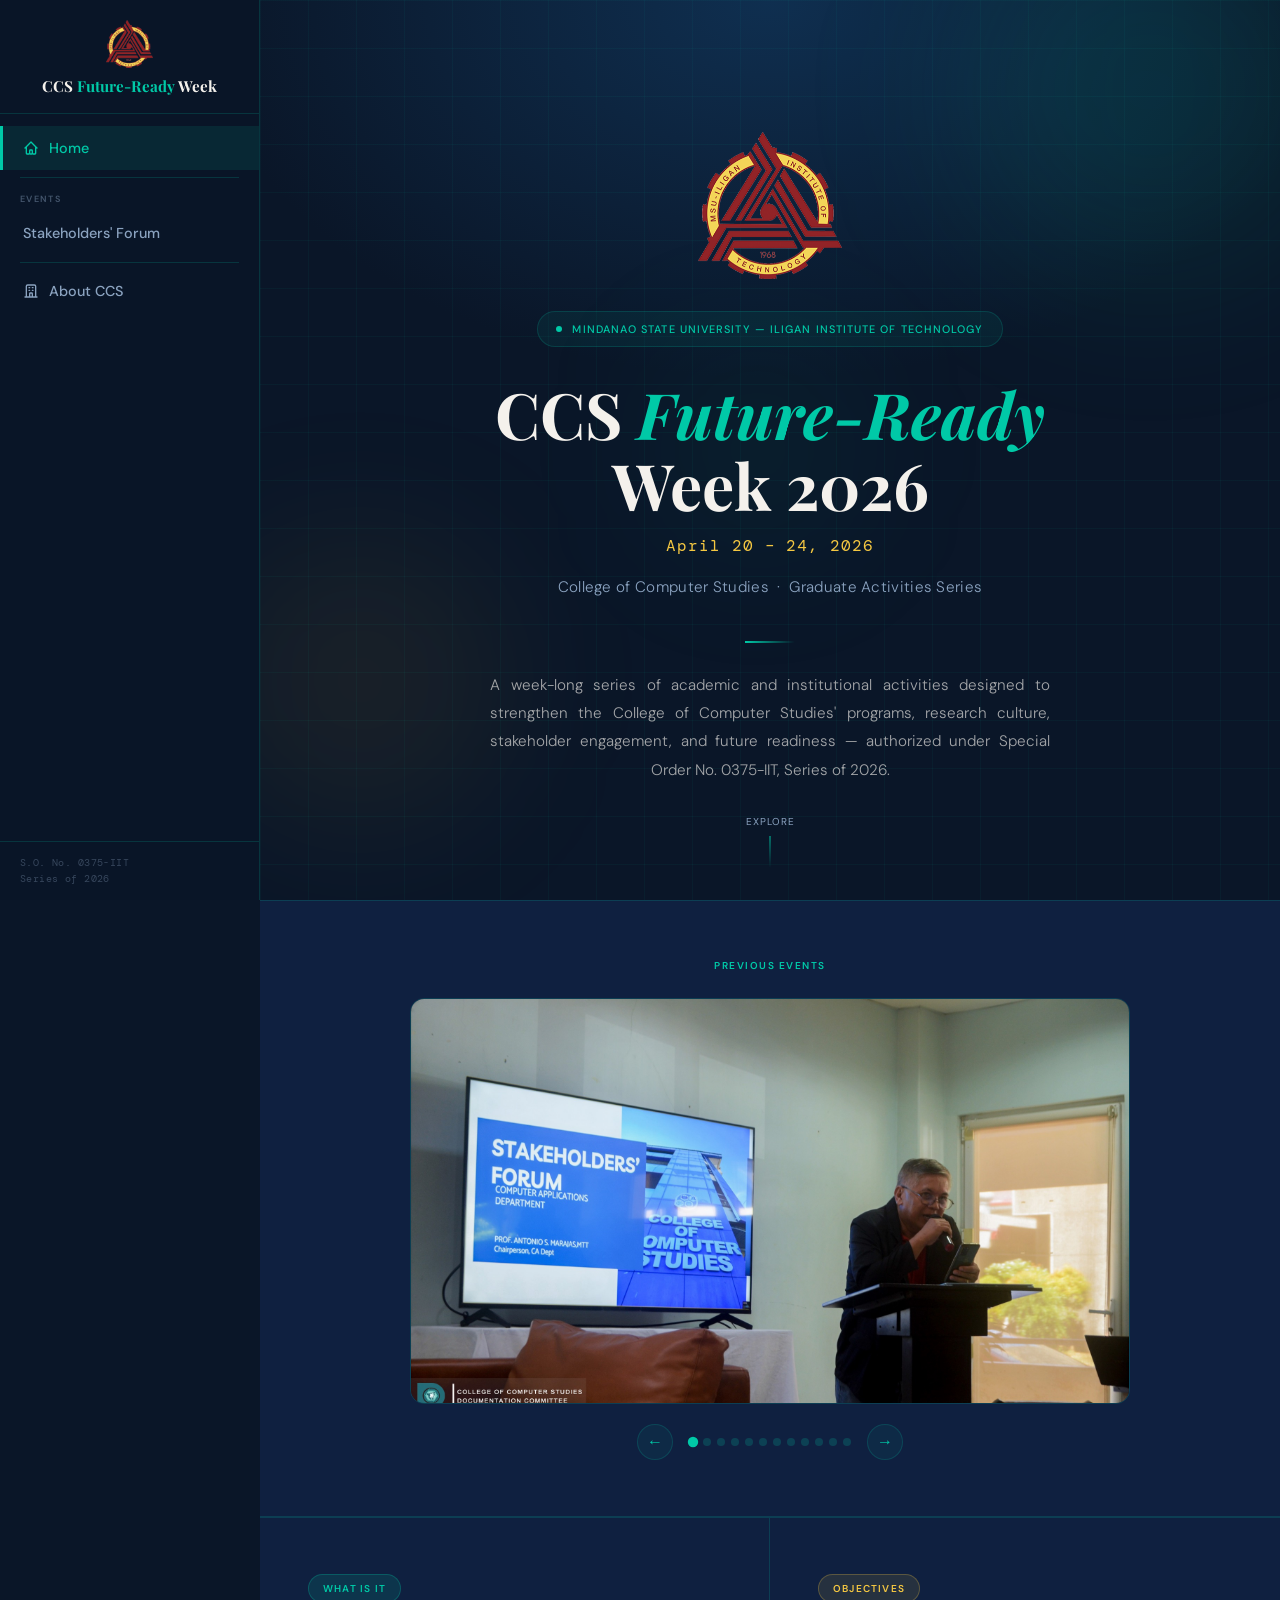
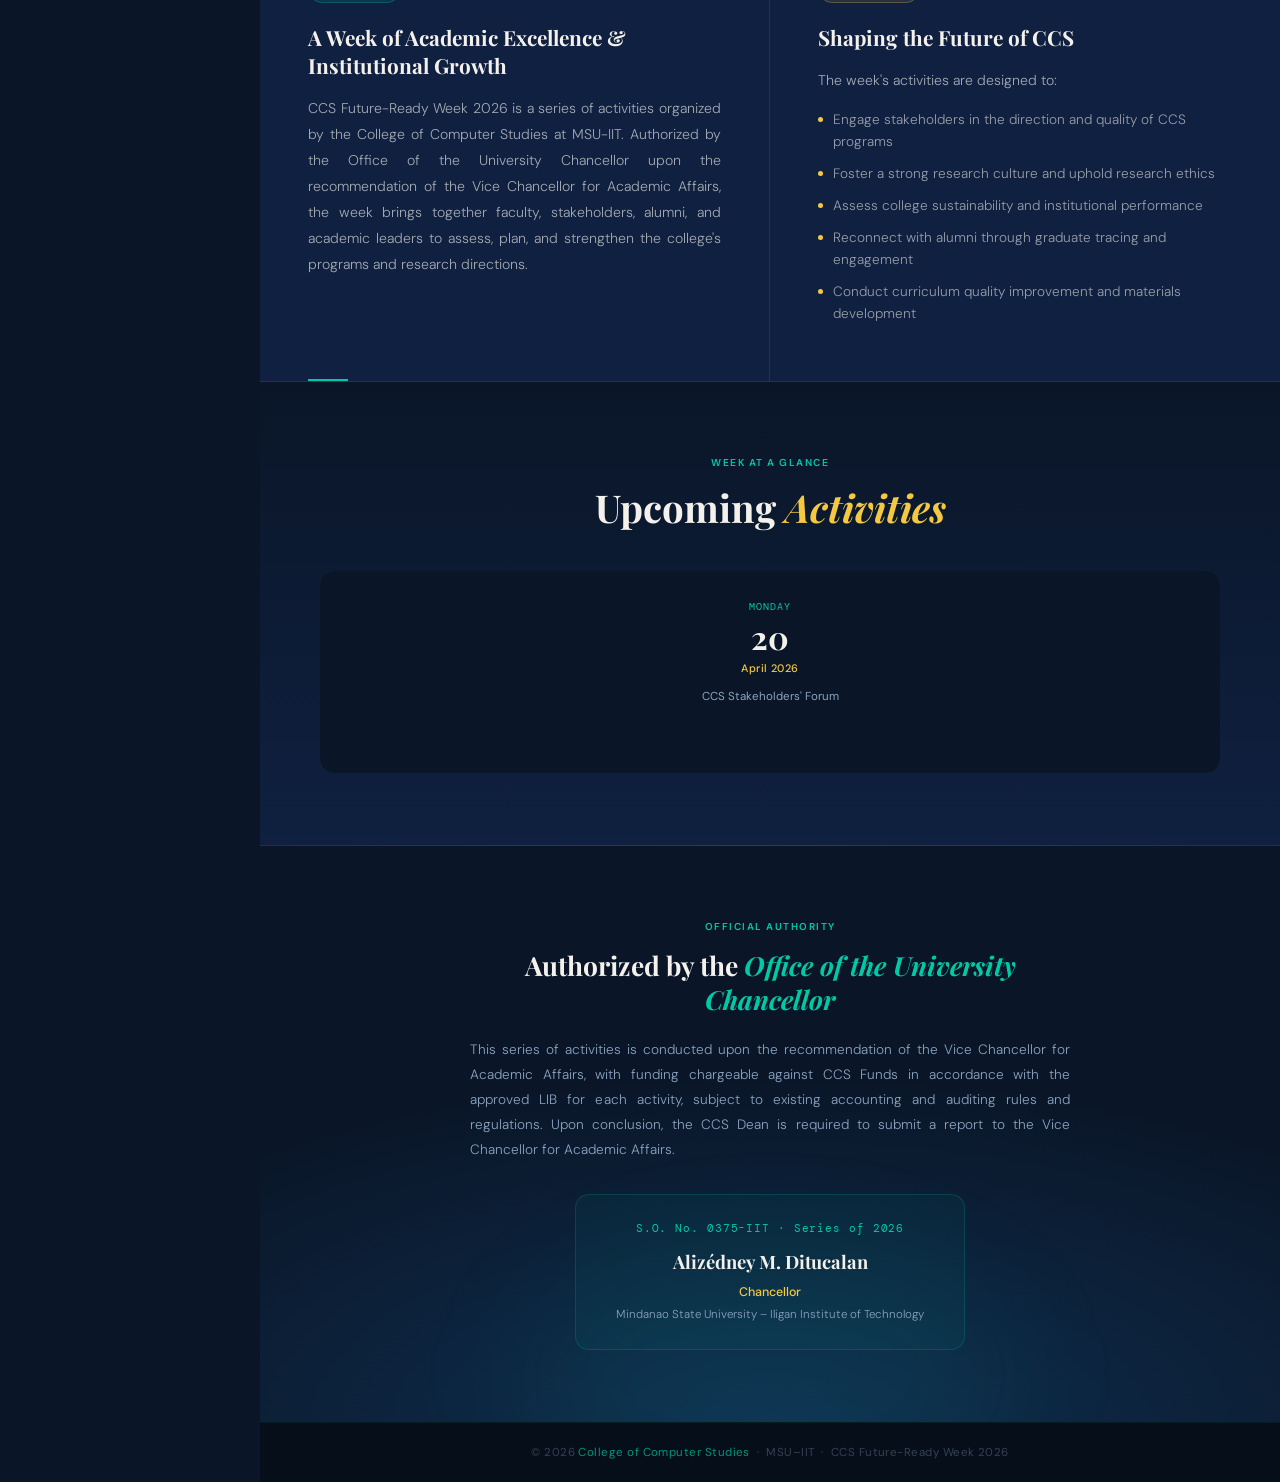
<file: index.html>
<!DOCTYPE html>
<html lang="en">
<head>
<meta charset="UTF-8">
<meta name="viewport" content="width=device-width, initial-scale=1.0">
<title>CCS Future-Ready Week 2026 — MSU-IIT</title>
<link rel="preconnect" href="https://fonts.googleapis.com">
<link href="https://fonts.googleapis.com/css2?family=Playfair+Display:ital,wght@0,400;0,700;1,400&family=DM+Sans:wght@300;400;500;600&family=DM+Mono:wght@400&display=swap" rel="stylesheet">
<link rel="stylesheet" href="styles.css">
</head>
<body>

<!-- SIDEBAR NAV -->
<nav class="sidebar" id="sidebar">
  <div class="sidebar-brand">
    <a href="index.html"><img src="images/iitlogo.png" alt="MSU-IIT Logo" class="sidebar-logo">CCS <span>Future-Ready</span> Week</a>
  </div>
  <div class="sidebar-links">
    <a href="index.html" class="active">
      <span class="nav-icon"><svg xmlns="http://www.w3.org/2000/svg" fill="none" viewBox="0 0 24 24" stroke="currentColor" stroke-width="2"><path stroke-linecap="round" stroke-linejoin="round" d="M3 12l2-2m0 0l7-7 7 7M5 10v10a1 1 0 001 1h3m10-11l2 2m-2-2v10a1 1 0 01-1 1h-3m-4 0a1 1 0 01-1-1v-4a1 1 0 011-1h2a1 1 0 011 1v4a1 1 0 01-1 1h-2z"/></svg></span>
      Home
    </a>
    <div class="nav-divider"></div>
    <div class="nav-group-label">Events</div>
    <a href="stakeholders-forum.html">
      Stakeholders' Forum
    </a>
    <div class="nav-divider"></div>
    <a href="about-ccs.html">
      <span class="nav-icon"><svg xmlns="http://www.w3.org/2000/svg" fill="none" viewBox="0 0 24 24" stroke="currentColor" stroke-width="2"><path stroke-linecap="round" stroke-linejoin="round" d="M19 21V5a2 2 0 00-2-2H7a2 2 0 00-2 2v16m14 0h2m-2 0h-5m-9 0H3m2 0h5M9 7h1m-1 4h1m4-4h1m-1 4h1m-5 10v-5a1 1 0 011-1h2a1 1 0 011 1v5m-4 0h4"/></svg></span>
      About CCS
    </a>
  </div>
  <div class="sidebar-footer">
    <div class="sidebar-footer-text">S.O. No. 0375-IIT<br>Series of 2026</div>
  </div>
</nav>
<div class="sidebar-overlay" id="sidebarOverlay"></div>

<!-- MOBILE NAV TOGGLE -->
<button class="mobile-toggle" id="mobileToggle" aria-label="Toggle navigation">
  <span></span><span></span><span></span>
</button>

<!-- MAIN CONTENT -->
<main class="main">

  <!-- HERO -->
  <section class="hero">
    <div class="hero-grid"></div>
    <div class="hero-orbs">
      <div class="orb orb-1"></div>
      <div class="orb orb-2"></div>
      <div class="orb orb-3"></div>
    </div>
    <div class="hero-content">
      <img src="images/iitlogo.png" alt="MSU-IIT Logo" class="hero-logo">
      <div class="institution-badge">
        <div class="badge-dot"></div>
        Mindanao State University &mdash; Iligan Institute of Technology
      </div>
      <h1 class="hero-title">
        CCS <span>Future-Ready</span> Week 2026
      </h1>
      <p class="hero-date">April 20 &ndash; 24, 2026</p>
      <p class="hero-subtitle">College of Computer Studies &nbsp;&middot;&nbsp; Graduate Activities Series</p>
      <div class="hero-divider"></div>
      <p class="hero-tagline">
        A week-long series of academic and institutional activities designed to strengthen the College of Computer Studies' programs, research culture, stakeholder engagement, and future readiness &mdash; authorized under Special Order No. 0375-IIT, Series of 2026.
      </p>
    </div>
    <div class="scroll-hint">
      <span>Explore</span>
      <div class="scroll-arrow"></div>
    </div>
  </section>

  <!-- CAROUSEL -->
  <div class="carousel-section">
    <div class="carousel-label">Previous Events</div>
    <div class="carousel" id="carousel">
      <div class="carousel-track" id="carouselTrack">
        <img src="images/c3.jpg" alt="Previous event 3" class="carousel-slide">
        <img src="images/c2.jpg" alt="Previous event 2" class="carousel-slide">
        <img src="images/c1.jpg" alt="Previous event 1" class="carousel-slide">
        <img src="images/c4.jpg" alt="Previous event 4" class="carousel-slide">
        <img src="images/c5.jpg" alt="Previous event 5" class="carousel-slide">
        <img src="images/c6.jpg" alt="Previous event 6" class="carousel-slide">
        <img src="images/c7.jpg" alt="Previous event 7" class="carousel-slide">
        <img src="images/c8.jpg" alt="Previous event 8" class="carousel-slide">
        <img src="images/c9.jpg" alt="Previous event 9" class="carousel-slide">
        <img src="images/c10.jpg" alt="Previous event 10" class="carousel-slide">
        <img src="images/c11.jpg" alt="Previous event 11" class="carousel-slide">
        <img src="images/c12.jpg" alt="Previous event 12" class="carousel-slide">
      </div>
    </div>
    <div class="carousel-controls">
      <button class="carousel-btn" id="carouselPrev" aria-label="Previous">&larr;</button>
      <div class="carousel-dots" id="carouselDots"></div>
      <button class="carousel-btn" id="carouselNext" aria-label="Next">&rarr;</button>
    </div>
  </div>

  <!-- ABOUT -->
  <div class="about-wrapper">
    <div class="about-grid">
      <div class="about-card reveal">
        <div class="about-tag">What Is It</div>
        <h2 class="about-heading">A Week of Academic Excellence &amp; Institutional Growth</h2>
        <p class="about-text">
          CCS Future-Ready Week 2026 is a series of activities organized by the College of Computer Studies at MSU-IIT. Authorized by the Office of the University Chancellor upon the recommendation of the Vice Chancellor for Academic Affairs, the week brings together faculty, stakeholders, alumni, and academic leaders to assess, plan, and strengthen the college's programs and research directions.
        </p>
        <div class="about-accent"></div>
      </div>
      <div class="about-card reveal reveal-delay-1">
        <div class="about-tag purpose">Objectives</div>
        <h2 class="about-heading">Shaping the Future of CCS</h2>
        <p class="about-text">The week's activities are designed to:</p>
        <ul class="about-list">
          <li>Engage stakeholders in the direction and quality of CCS programs</li>
          <li>Foster a strong research culture and uphold research ethics</li>
          <li>Assess college sustainability and institutional performance</li>
          <li>Reconnect with alumni through graduate tracing and engagement</li>
          <li>Conduct curriculum quality improvement and materials development</li>
        </ul>
      </div>
    </div>
  </div>

  <!-- SCHEDULE OVERVIEW -->
  <div class="schedule-section">
    <div class="schedule-header">
      <p class="section-label reveal">Week at a Glance</p>
      <h2 class="section-title reveal">Upcoming <em>Activities</em></h2>
    </div>
    <div class="schedule-grid">
      <a href="stakeholders-forum.html" class="schedule-card reveal">
        <div class="schedule-day">Monday</div>
        <div class="schedule-date">20</div>
        <div class="schedule-month">April 2026</div>
        <div class="schedule-name">CCS Stakeholders' Forum</div>
        <div class="schedule-arrow">&rarr;</div>
      </a>
    </div>
  </div>

  <!-- AUTHORITY -->
  <div class="authority-section">
    <div class="authority-glow"></div>
    <div class="authority-inner">
      <p class="section-label reveal" style="display:block; margin-bottom:.8rem;">Official Authority</p>
      <h2 class="authority-title reveal">Authorized by the <em>Office of the University Chancellor</em></h2>
      <p class="authority-text reveal">
        This series of activities is conducted upon the recommendation of the Vice Chancellor for Academic Affairs, with funding chargeable against CCS Funds in accordance with the approved LIB for each activity, subject to existing accounting and auditing rules and regulations. Upon conclusion, the CCS Dean is required to submit a report to the Vice Chancellor for Academic Affairs.
      </p>
      <div class="authority-card reveal reveal-delay-1">
        <div class="authority-so">S.O. No. 0375-IIT &middot; Series of 2026</div>
        <div class="authority-name">Alizédney M. Ditucalan</div>
        <div class="authority-role">Chancellor</div>
        <div class="authority-institution">Mindanao State University &ndash; Iligan Institute of Technology</div>
      </div>
    </div>
  </div>

  <footer>
    &copy; 2026 <span>College of Computer Studies</span> &nbsp;&middot;&nbsp; MSU&ndash;IIT &nbsp;&middot;&nbsp; CCS Future-Ready Week 2026
  </footer>

</main>

<script>
  // Scroll reveal
  const observer = new IntersectionObserver((entries) => {
    entries.forEach(e => {
      if (e.isIntersecting) { e.target.classList.add('visible'); observer.unobserve(e.target); }
    });
  }, { threshold: 0.1 });
  document.querySelectorAll('.reveal').forEach(el => observer.observe(el));

  // Mobile sidebar
  const toggle = document.getElementById('mobileToggle');
  const sidebar = document.getElementById('sidebar');
  const overlay = document.getElementById('sidebarOverlay');

  function openSidebar() {
    sidebar.classList.add('open');
    overlay.classList.add('visible');
    toggle.classList.add('open');
    document.body.classList.add('sidebar-open');
  }
  function closeSidebar() {
    sidebar.classList.remove('open');
    overlay.classList.remove('visible');
    toggle.classList.remove('open');
    document.body.classList.remove('sidebar-open');
  }

  toggle.addEventListener('click', () => {
    sidebar.classList.contains('open') ? closeSidebar() : openSidebar();
  });
  overlay.addEventListener('click', closeSidebar);

  // Close sidebar on nav link click (mobile)
  document.querySelectorAll('.sidebar-links a').forEach(link => {
    link.addEventListener('click', () => {
      if (window.innerWidth <= 768) closeSidebar();
    });
  });

  // Carousel
  (function() {
    const track = document.getElementById('carouselTrack');
    const slides = track.querySelectorAll('.carousel-slide');
    const prevBtn = document.getElementById('carouselPrev');
    const nextBtn = document.getElementById('carouselNext');
    const dotsContainer = document.getElementById('carouselDots');
    let current = 0;
    const total = slides.length;

    // Create dots
    for (let i = 0; i < total; i++) {
      const dot = document.createElement('button');
      dot.className = 'carousel-dot' + (i === 0 ? ' active' : '');
      dot.setAttribute('aria-label', 'Go to slide ' + (i + 1));
      dot.addEventListener('click', () => goTo(i));
      dotsContainer.appendChild(dot);
    }
    const dots = dotsContainer.querySelectorAll('.carousel-dot');

    function goTo(index) {
      current = (index + total) % total;
      track.style.transform = 'translateX(-' + (current * 100) + '%)';
      dots.forEach((d, i) => d.classList.toggle('active', i === current));
    }

    prevBtn.addEventListener('click', () => goTo(current - 1));
    nextBtn.addEventListener('click', () => goTo(current + 1));

    // Auto-advance every 4 seconds
    let autoplay = setInterval(() => goTo(current + 1), 4000);
    const carousel = document.getElementById('carousel');
    carousel.addEventListener('mouseenter', () => clearInterval(autoplay));
    carousel.addEventListener('mouseleave', () => { autoplay = setInterval(() => goTo(current + 1), 4000); });

    // Swipe support
    let startX = 0;
    carousel.addEventListener('touchstart', (e) => { startX = e.touches[0].clientX; clearInterval(autoplay); }, { passive: true });
    carousel.addEventListener('touchend', (e) => {
      const diff = startX - e.changedTouches[0].clientX;
      if (Math.abs(diff) > 50) goTo(current + (diff > 0 ? 1 : -1));
      autoplay = setInterval(() => goTo(current + 1), 4000);
    }, { passive: true });
  })();
</script>
</body>
</html>
</file>
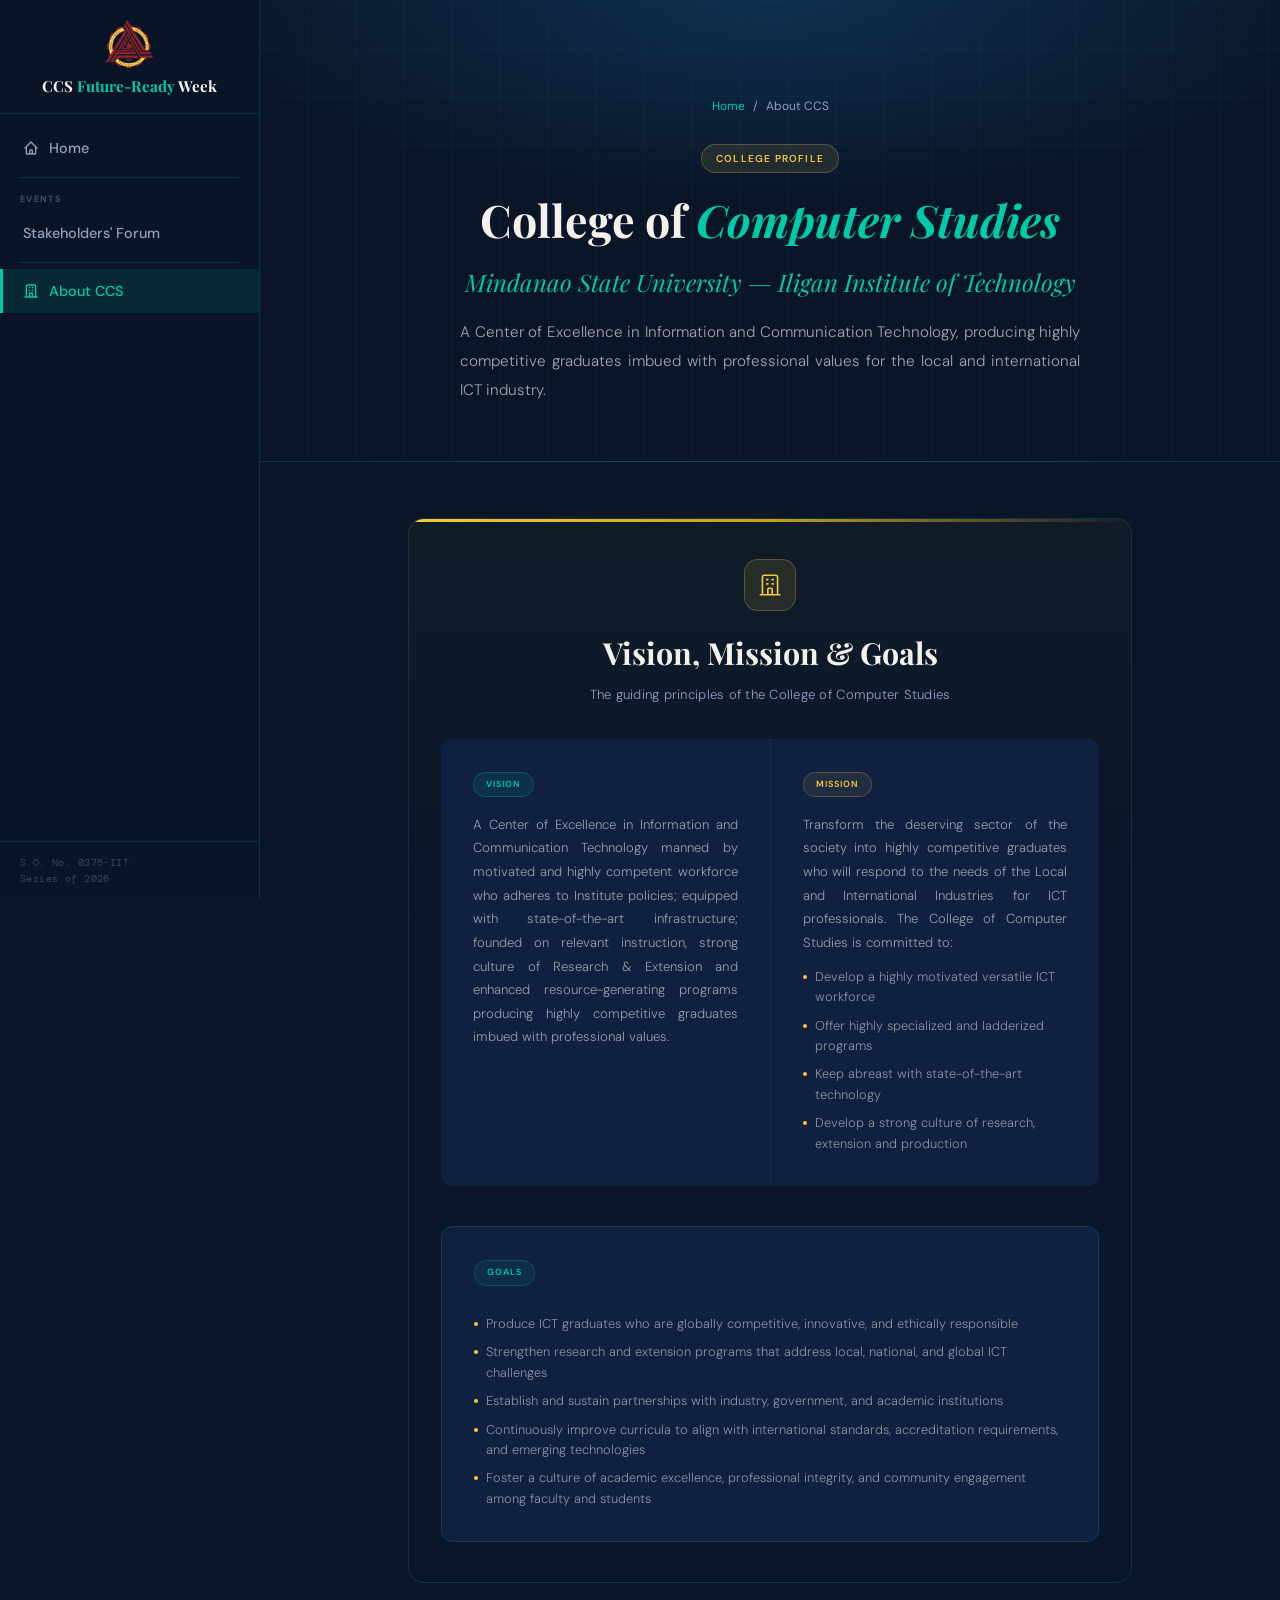
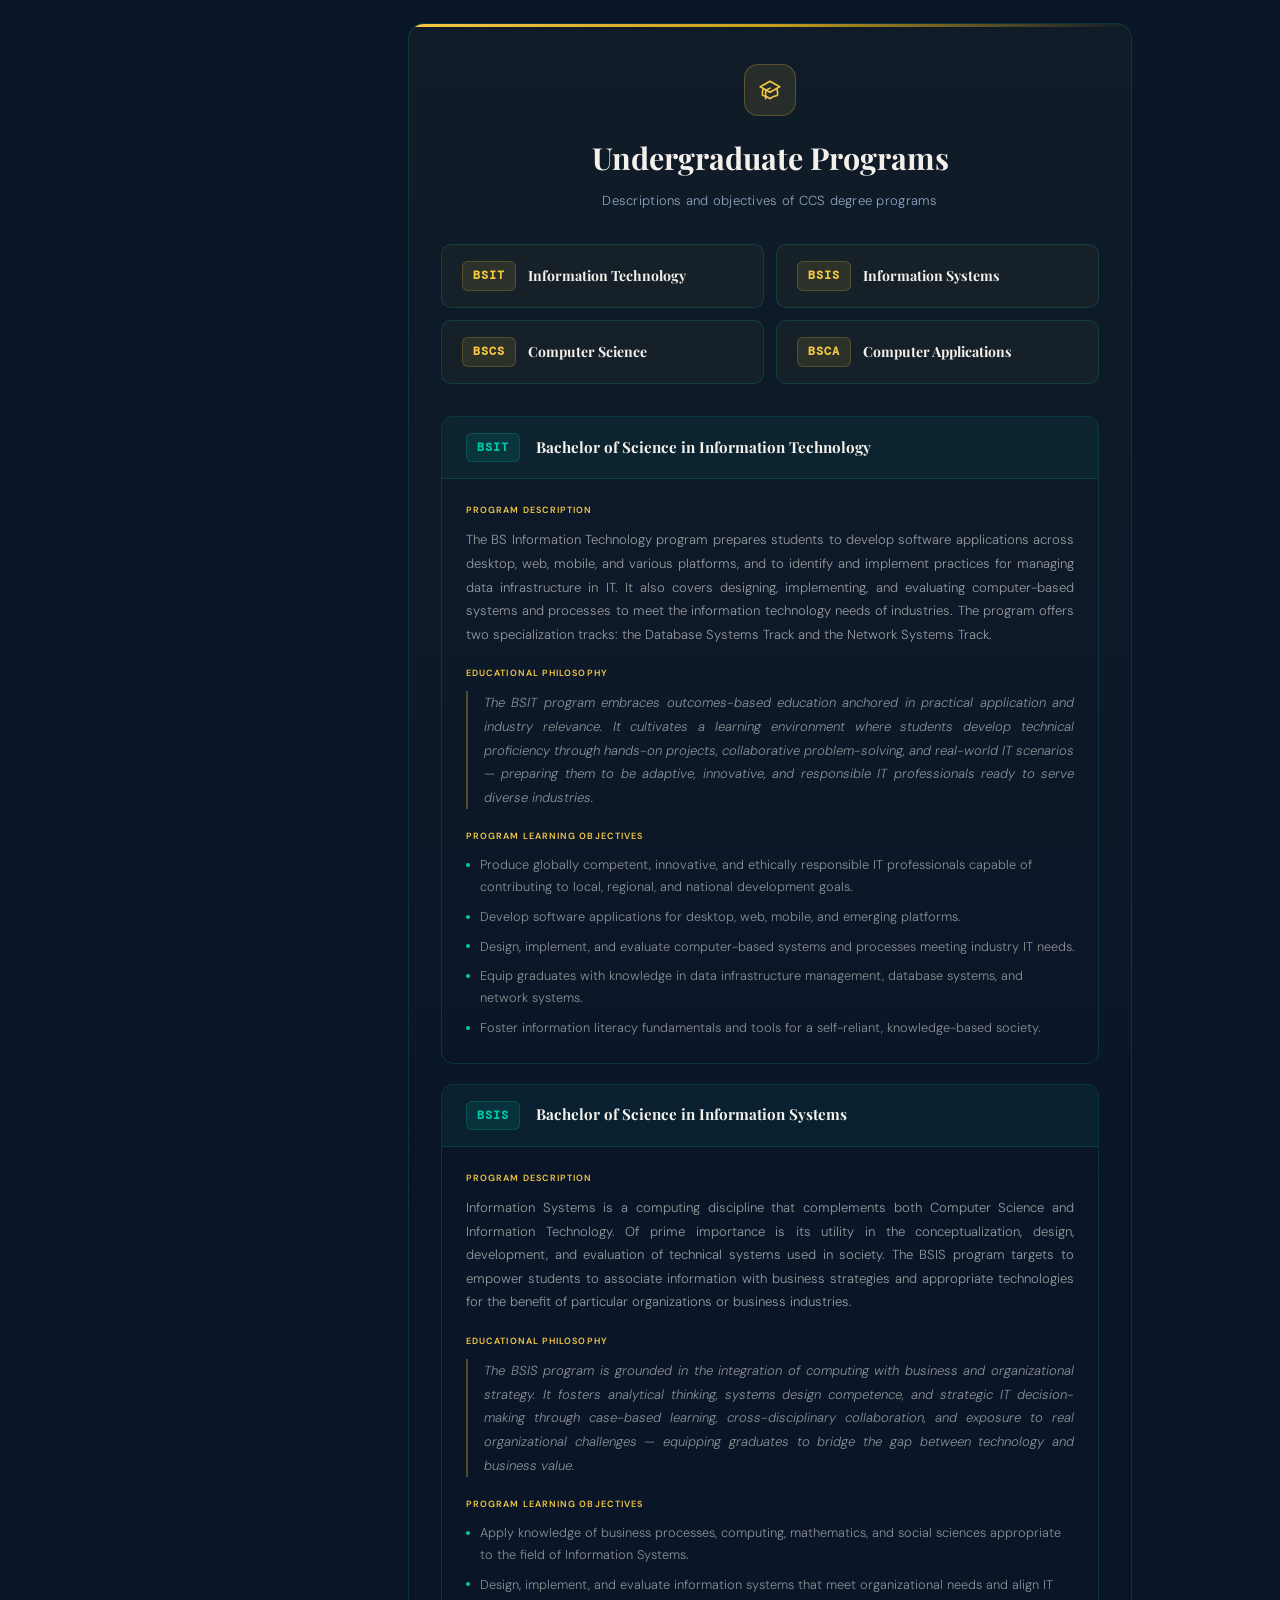
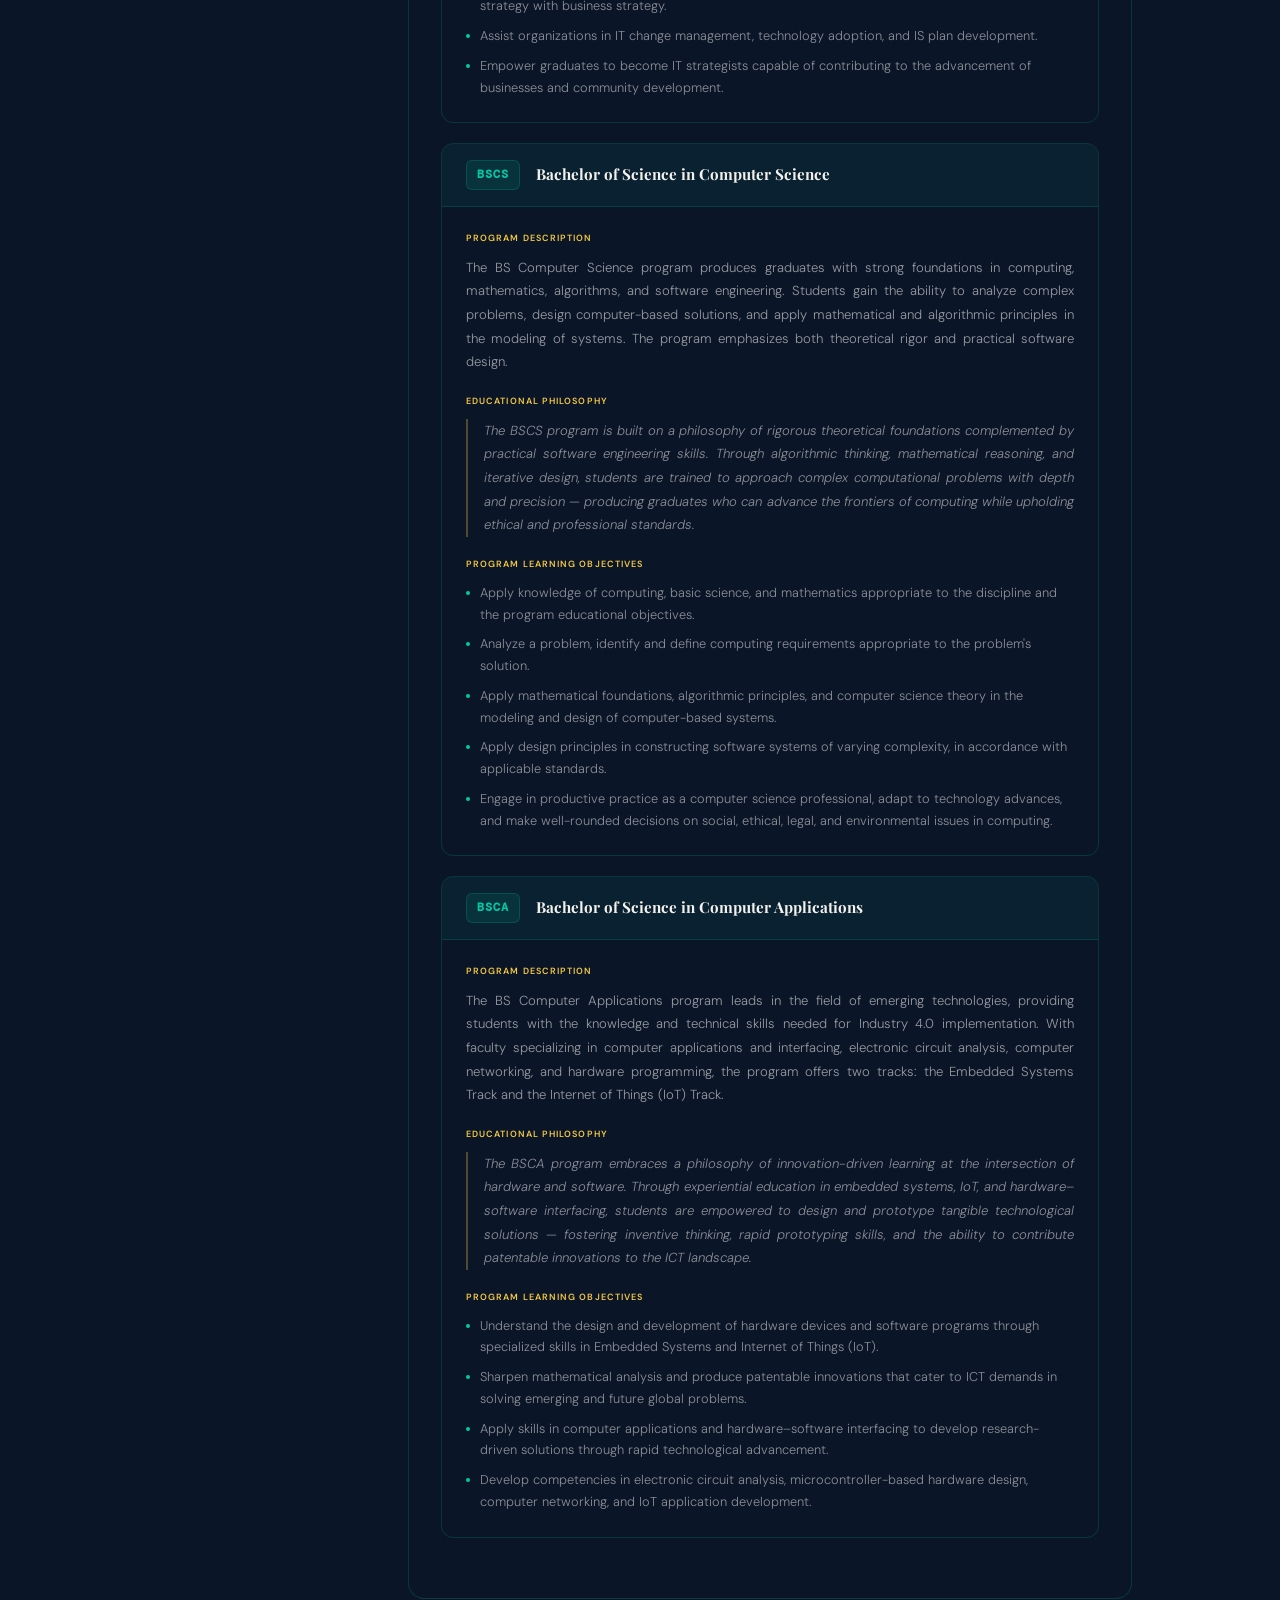
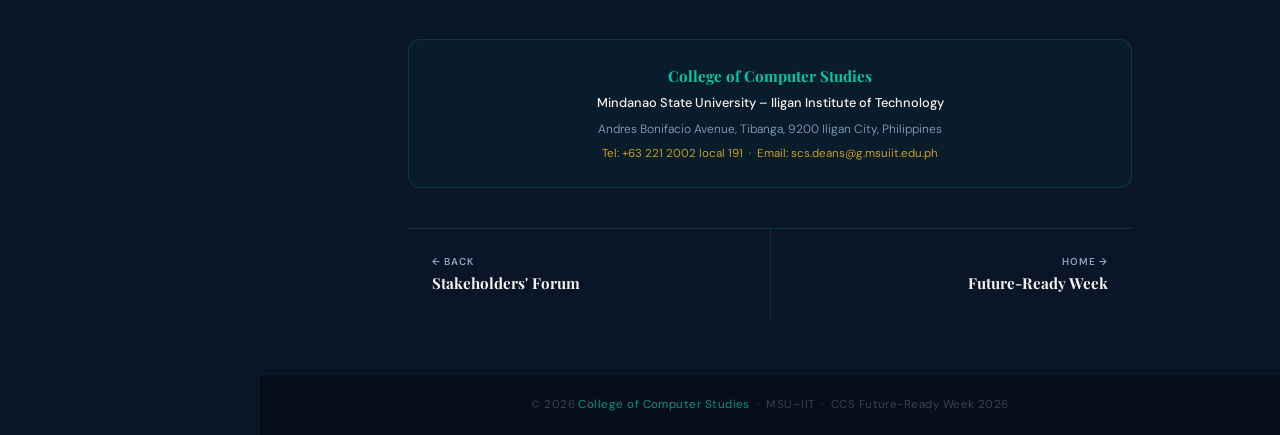
<file: about-ccs.html>
<!DOCTYPE html>
<html lang="en">
<head>
<meta charset="UTF-8">
<meta name="viewport" content="width=device-width, initial-scale=1.0">
<title>About CCS — CCS Future-Ready Week 2026</title>
<link rel="preconnect" href="https://fonts.googleapis.com">
<link href="https://fonts.googleapis.com/css2?family=Playfair+Display:ital,wght@0,400;0,700;1,400&family=DM+Sans:wght@300;400;500;600&family=DM+Mono:wght@400&display=swap" rel="stylesheet">
<link rel="stylesheet" href="styles.css">
</head>
<body>

<nav class="sidebar" id="sidebar">
  <div class="sidebar-brand">
    <a href="index.html"><img src="images/iitlogo.png" alt="MSU-IIT Logo" class="sidebar-logo">CCS <span>Future-Ready</span> Week</a>
  </div>
  <div class="sidebar-links">
    <a href="index.html">
      <span class="nav-icon"><svg xmlns="http://www.w3.org/2000/svg" fill="none" viewBox="0 0 24 24" stroke="currentColor" stroke-width="2"><path stroke-linecap="round" stroke-linejoin="round" d="M3 12l2-2m0 0l7-7 7 7M5 10v10a1 1 0 001 1h3m10-11l2 2m-2-2v10a1 1 0 01-1 1h-3m-4 0a1 1 0 01-1-1v-4a1 1 0 011-1h2a1 1 0 011 1v4a1 1 0 01-1 1h-2z"/></svg></span>
      Home
    </a>
    <div class="nav-divider"></div>
    <div class="nav-group-label">Events</div>
    <a href="stakeholders-forum.html">
      Stakeholders' Forum
    </a>
    <div class="nav-divider"></div>
    <a href="about-ccs.html" class="active">
      <span class="nav-icon"><svg xmlns="http://www.w3.org/2000/svg" fill="none" viewBox="0 0 24 24" stroke="currentColor" stroke-width="2"><path stroke-linecap="round" stroke-linejoin="round" d="M19 21V5a2 2 0 00-2-2H7a2 2 0 00-2 2v16m14 0h2m-2 0h-5m-9 0H3m2 0h5M9 7h1m-1 4h1m4-4h1m-1 4h1m-5 10v-5a1 1 0 011-1h2a1 1 0 011 1v5m-4 0h4"/></svg></span>
      About CCS
    </a>
  </div>
  <div class="sidebar-footer">
    <div class="sidebar-footer-text">S.O. No. 0375-IIT<br>Series of 2026</div>
  </div>
</nav>
<div class="sidebar-overlay" id="sidebarOverlay"></div>

<button class="mobile-toggle" id="mobileToggle" aria-label="Toggle navigation">
  <span></span><span></span><span></span>
</button>

<main class="main">

  <div class="event-hero">
    <div class="event-hero-grid"></div>
    <div class="event-hero-content">
      <div class="event-breadcrumb">
        <a href="index.html">Home</a>
        <span>/</span>
        <span>About CCS</span>
      </div>
      <div class="event-tag-row">
        <div class="event-tag" style="background:rgba(245,200,66,0.1);color:var(--gold);border-color:rgba(245,200,66,0.25);">College Profile</div>
      </div>
      <h1 class="event-title">College of <span>Computer Studies</span></h1>
      <p class="event-title-sub">Mindanao State University &mdash; Iligan Institute of Technology</p>
      <p class="event-intro">
        A Center of Excellence in Information and Communication Technology, producing highly competitive graduates imbued with professional values for the local and international ICT industry.
      </p>
    </div>
  </div>

  <div class="event-body">

    <!-- Vision & Mission -->
    <div class="content-block aboutccs-block">
      <div class="content-block-header">
        <div class="content-block-icon aboutccs-icon">
          <svg xmlns="http://www.w3.org/2000/svg" fill="none" viewBox="0 0 24 24" stroke="currentColor" stroke-width="1.5"><path stroke-linecap="round" stroke-linejoin="round" d="M19 21V5a2 2 0 00-2-2H7a2 2 0 00-2 2v16m14 0h2m-2 0h-5m-9 0H3m2 0h5M9 7h1m-1 4h1m4-4h1m-1 4h1m-5 10v-5a1 1 0 011-1h2a1 1 0 011 1v5m-4 0h4"/></svg>
        </div>
        <h2 class="content-block-title">Vision, Mission &amp; Goals</h2>
        <p class="content-block-subtitle">The guiding principles of the College of Computer Studies</p>
      </div>

      <div class="ccs-vm-grid">
        <div class="ccs-vm-card">
          <div class="ccs-vm-tag vision">Vision</div>
          <p class="ccs-vm-text">A Center of Excellence in Information and Communication Technology manned by motivated and highly competent workforce who adheres to Institute policies; equipped with state-of-the-art infrastructure; founded on relevant instruction, strong culture of Research &amp; Extension and enhanced resource-generating programs producing highly competitive graduates imbued with professional values.</p>
        </div>
        <div class="ccs-vm-card">
          <div class="ccs-vm-tag mission">Mission</div>
          <p class="ccs-vm-text">Transform the deserving sector of the society into highly competitive graduates who will respond to the needs of the Local and International Industries for ICT professionals. The College of Computer Studies is committed to:</p>
          <ul class="ccs-vm-list">
            <li>Develop a highly motivated versatile ICT workforce</li>
            <li>Offer highly specialized and ladderized programs</li>
            <li>Keep abreast with state-of-the-art technology</li>
            <li>Develop a strong culture of research, extension and production</li>
          </ul>
        </div>
      </div>

      <div class="ccs-goals-card">
        <div class="ccs-vm-tag goals">Goals</div>
        <ul class="ccs-vm-list">
          <li>Produce ICT graduates who are globally competitive, innovative, and ethically responsible</li>
          <li>Strengthen research and extension programs that address local, national, and global ICT challenges</li>
          <li>Establish and sustain partnerships with industry, government, and academic institutions</li>
          <li>Continuously improve curricula to align with international standards, accreditation requirements, and emerging technologies</li>
          <li>Foster a culture of academic excellence, professional integrity, and community engagement among faculty and students</li>
        </ul>
      </div>
    </div>

    <!-- Undergraduate Programs -->
    <div class="content-block aboutccs-block">
      <div class="content-block-header">
        <div class="content-block-icon aboutccs-icon">
          <svg xmlns="http://www.w3.org/2000/svg" fill="none" viewBox="0 0 24 24" stroke="currentColor" stroke-width="1.5"><path stroke-linecap="round" stroke-linejoin="round" d="M12 14l9-5-9-5-9 5 9 5zm0 0l6.16-3.422a12.083 12.083 0 01.665 6.479A11.952 11.952 0 0012 20.055a11.952 11.952 0 00-6.824-2.998 12.078 12.078 0 01.665-6.479L12 14zm-4 6v-7.5l4-2.222"/></svg>
        </div>
        <h2 class="content-block-title">Undergraduate Programs</h2>
        <p class="content-block-subtitle">Descriptions and objectives of CCS degree programs</p>
      </div>

      <!-- Program Jump Cards -->
      <div class="program-jump-cards">
        <a href="#bsit" class="program-jump-card" onclick="document.getElementById('bsit').scrollIntoView({behavior:'smooth'});return false;">
          <div class="program-jump-code">BSIT</div>
          <div class="program-jump-name">Information Technology</div>
          <div class="program-jump-arrow">&rarr;</div>
        </a>
        <a href="#bsis" class="program-jump-card" onclick="document.getElementById('bsis').scrollIntoView({behavior:'smooth'});return false;">
          <div class="program-jump-code">BSIS</div>
          <div class="program-jump-name">Information Systems</div>
          <div class="program-jump-arrow">&rarr;</div>
        </a>
        <a href="#bscs" class="program-jump-card" onclick="document.getElementById('bscs').scrollIntoView({behavior:'smooth'});return false;">
          <div class="program-jump-code">BSCS</div>
          <div class="program-jump-name">Computer Science</div>
          <div class="program-jump-arrow">&rarr;</div>
        </a>
        <a href="#bsca" class="program-jump-card" onclick="document.getElementById('bsca').scrollIntoView({behavior:'smooth'});return false;">
          <div class="program-jump-code">BSCA</div>
          <div class="program-jump-name">Computer Applications</div>
          <div class="program-jump-arrow">&rarr;</div>
        </a>
      </div>

      <!-- BSIT -->
      <div class="ccs-program-card" id="bsit">
        <div class="ccs-program-header">
          <div class="ccs-program-code">BSIT</div>
          <div class="ccs-program-name">Bachelor of Science in Information Technology</div>
        </div>
        <div class="ccs-program-body">
          <div class="ccs-program-label">Program Description</div>
          <p class="ccs-program-desc">The BS Information Technology program prepares students to develop software applications across desktop, web, mobile, and various platforms, and to identify and implement practices for managing data infrastructure in IT. It also covers designing, implementing, and evaluating computer-based systems and processes to meet the information technology needs of industries. The program offers two specialization tracks: the Database Systems Track and the Network Systems Track.</p>
          <div class="ccs-program-label">Educational Philosophy</div>
          <p class="ccs-program-philosophy">The BSIT program embraces outcomes-based education anchored in practical application and industry relevance. It cultivates a learning environment where students develop technical proficiency through hands-on projects, collaborative problem-solving, and real-world IT scenarios &mdash; preparing them to be adaptive, innovative, and responsible IT professionals ready to serve diverse industries.</p>
          <div class="ccs-program-label">Program Learning Objectives</div>
          <ul class="ccs-program-objectives">
            <li>Produce globally competent, innovative, and ethically responsible IT professionals capable of contributing to local, regional, and national development goals.</li>
            <li>Develop software applications for desktop, web, mobile, and emerging platforms.</li>
            <li>Design, implement, and evaluate computer-based systems and processes meeting industry IT needs.</li>
            <li>Equip graduates with knowledge in data infrastructure management, database systems, and network systems.</li>
            <li>Foster information literacy fundamentals and tools for a self-reliant, knowledge-based society.</li>
          </ul>
        </div>
      </div>

      <!-- BSIS -->
      <div class="ccs-program-card" id="bsis">
        <div class="ccs-program-header">
          <div class="ccs-program-code">BSIS</div>
          <div class="ccs-program-name">Bachelor of Science in Information Systems</div>
        </div>
        <div class="ccs-program-body">
          <div class="ccs-program-label">Program Description</div>
          <p class="ccs-program-desc">Information Systems is a computing discipline that complements both Computer Science and Information Technology. Of prime importance is its utility in the conceptualization, design, development, and evaluation of technical systems used in society. The BSIS program targets to empower students to associate information with business strategies and appropriate technologies for the benefit of particular organizations or business industries.</p>
          <div class="ccs-program-label">Educational Philosophy</div>
          <p class="ccs-program-philosophy">The BSIS program is grounded in the integration of computing with business and organizational strategy. It fosters analytical thinking, systems design competence, and strategic IT decision-making through case-based learning, cross-disciplinary collaboration, and exposure to real organizational challenges &mdash; equipping graduates to bridge the gap between technology and business value.</p>
          <div class="ccs-program-label">Program Learning Objectives</div>
          <ul class="ccs-program-objectives">
            <li>Apply knowledge of business processes, computing, mathematics, and social sciences appropriate to the field of Information Systems.</li>
            <li>Design, implement, and evaluate information systems that meet organizational needs and align IT strategy with business strategy.</li>
            <li>Assist organizations in IT change management, technology adoption, and IS plan development.</li>
            <li>Empower graduates to become IT strategists capable of contributing to the advancement of businesses and community development.</li>
          </ul>
        </div>
      </div>

      <!-- BSCS -->
      <div class="ccs-program-card" id="bscs">
        <div class="ccs-program-header">
          <div class="ccs-program-code">BSCS</div>
          <div class="ccs-program-name">Bachelor of Science in Computer Science</div>
        </div>
        <div class="ccs-program-body">
          <div class="ccs-program-label">Program Description</div>
          <p class="ccs-program-desc">The BS Computer Science program produces graduates with strong foundations in computing, mathematics, algorithms, and software engineering. Students gain the ability to analyze complex problems, design computer-based solutions, and apply mathematical and algorithmic principles in the modeling of systems. The program emphasizes both theoretical rigor and practical software design.</p>
          <div class="ccs-program-label">Educational Philosophy</div>
          <p class="ccs-program-philosophy">The BSCS program is built on a philosophy of rigorous theoretical foundations complemented by practical software engineering skills. Through algorithmic thinking, mathematical reasoning, and iterative design, students are trained to approach complex computational problems with depth and precision &mdash; producing graduates who can advance the frontiers of computing while upholding ethical and professional standards.</p>
          <div class="ccs-program-label">Program Learning Objectives</div>
          <ul class="ccs-program-objectives">
            <li>Apply knowledge of computing, basic science, and mathematics appropriate to the discipline and the program educational objectives.</li>
            <li>Analyze a problem, identify and define computing requirements appropriate to the problem's solution.</li>
            <li>Apply mathematical foundations, algorithmic principles, and computer science theory in the modeling and design of computer-based systems.</li>
            <li>Apply design principles in constructing software systems of varying complexity, in accordance with applicable standards.</li>
            <li>Engage in productive practice as a computer science professional, adapt to technology advances, and make well-rounded decisions on social, ethical, legal, and environmental issues in computing.</li>
          </ul>
        </div>
      </div>

      <!-- BSCA -->
      <div class="ccs-program-card" id="bsca">
        <div class="ccs-program-header">
          <div class="ccs-program-code">BSCA</div>
          <div class="ccs-program-name">Bachelor of Science in Computer Applications</div>
        </div>
        <div class="ccs-program-body">
          <div class="ccs-program-label">Program Description</div>
          <p class="ccs-program-desc">The BS Computer Applications program leads in the field of emerging technologies, providing students with the knowledge and technical skills needed for Industry 4.0 implementation. With faculty specializing in computer applications and interfacing, electronic circuit analysis, computer networking, and hardware programming, the program offers two tracks: the Embedded Systems Track and the Internet of Things (IoT) Track.</p>
          <div class="ccs-program-label">Educational Philosophy</div>
          <p class="ccs-program-philosophy">The BSCA program embraces a philosophy of innovation-driven learning at the intersection of hardware and software. Through experiential education in embedded systems, IoT, and hardware&ndash;software interfacing, students are empowered to design and prototype tangible technological solutions &mdash; fostering inventive thinking, rapid prototyping skills, and the ability to contribute patentable innovations to the ICT landscape.</p>
          <div class="ccs-program-label">Program Learning Objectives</div>
          <ul class="ccs-program-objectives">
            <li>Understand the design and development of hardware devices and software programs through specialized skills in Embedded Systems and Internet of Things (IoT).</li>
            <li>Sharpen mathematical analysis and produce patentable innovations that cater to ICT demands in solving emerging and future global problems.</li>
            <li>Apply skills in computer applications and hardware&ndash;software interfacing to develop research-driven solutions through rapid technological advancement.</li>
            <li>Develop competencies in electronic circuit analysis, microcontroller-based hardware design, computer networking, and IoT application development.</li>
          </ul>
        </div>
      </div>
    </div>

    <!-- CCS Contact -->
    <div class="ccs-contact-bar">
      <div class="ccs-contact-title">College of Computer Studies</div>
      <div class="ccs-contact-subtitle">Mindanao State University &ndash; Iligan Institute of Technology</div>
      <div class="ccs-contact-address">Andres Bonifacio Avenue, Tibanga, 9200 Iligan City, Philippines</div>
      <div class="ccs-contact-details">Tel: +63 221 2002 local 191 &nbsp;&middot;&nbsp; Email: scs.deans@g.msuiit.edu.ph</div>
    </div>

    <div class="event-nav">
      <a href="stakeholders-forum.html">
        <div class="event-nav-label">&larr; Back</div>
        <div class="event-nav-title">Stakeholders' Forum</div>
      </a>
      <a href="index.html">
        <div class="event-nav-label">Home &rarr;</div>
        <div class="event-nav-title">Future-Ready Week</div>
      </a>
    </div>
  </div>

  <footer>
    &copy; 2026 <span>College of Computer Studies</span> &nbsp;&middot;&nbsp; MSU&ndash;IIT &nbsp;&middot;&nbsp; CCS Future-Ready Week 2026
  </footer>
</main>

<script>
  const observer = new IntersectionObserver((entries) => {
    entries.forEach(e => { if (e.isIntersecting) { e.target.classList.add('visible'); observer.unobserve(e.target); } });
  }, { threshold: 0.1 });
  document.querySelectorAll('.reveal').forEach(el => observer.observe(el));

  const toggle = document.getElementById('mobileToggle');
  const sidebar = document.getElementById('sidebar');
  const overlay = document.getElementById('sidebarOverlay');
  function openSidebar() { sidebar.classList.add('open'); overlay.classList.add('visible'); toggle.classList.add('open'); document.body.classList.add('sidebar-open'); }
  function closeSidebar() { sidebar.classList.remove('open'); overlay.classList.remove('visible'); toggle.classList.remove('open'); document.body.classList.remove('sidebar-open'); }
  toggle.addEventListener('click', () => { sidebar.classList.contains('open') ? closeSidebar() : openSidebar(); });
  overlay.addEventListener('click', closeSidebar);
  document.querySelectorAll('.sidebar-links a').forEach(l => l.addEventListener('click', () => { if (window.innerWidth <= 768) closeSidebar(); }));
</script>
</body>
</html>
</file>
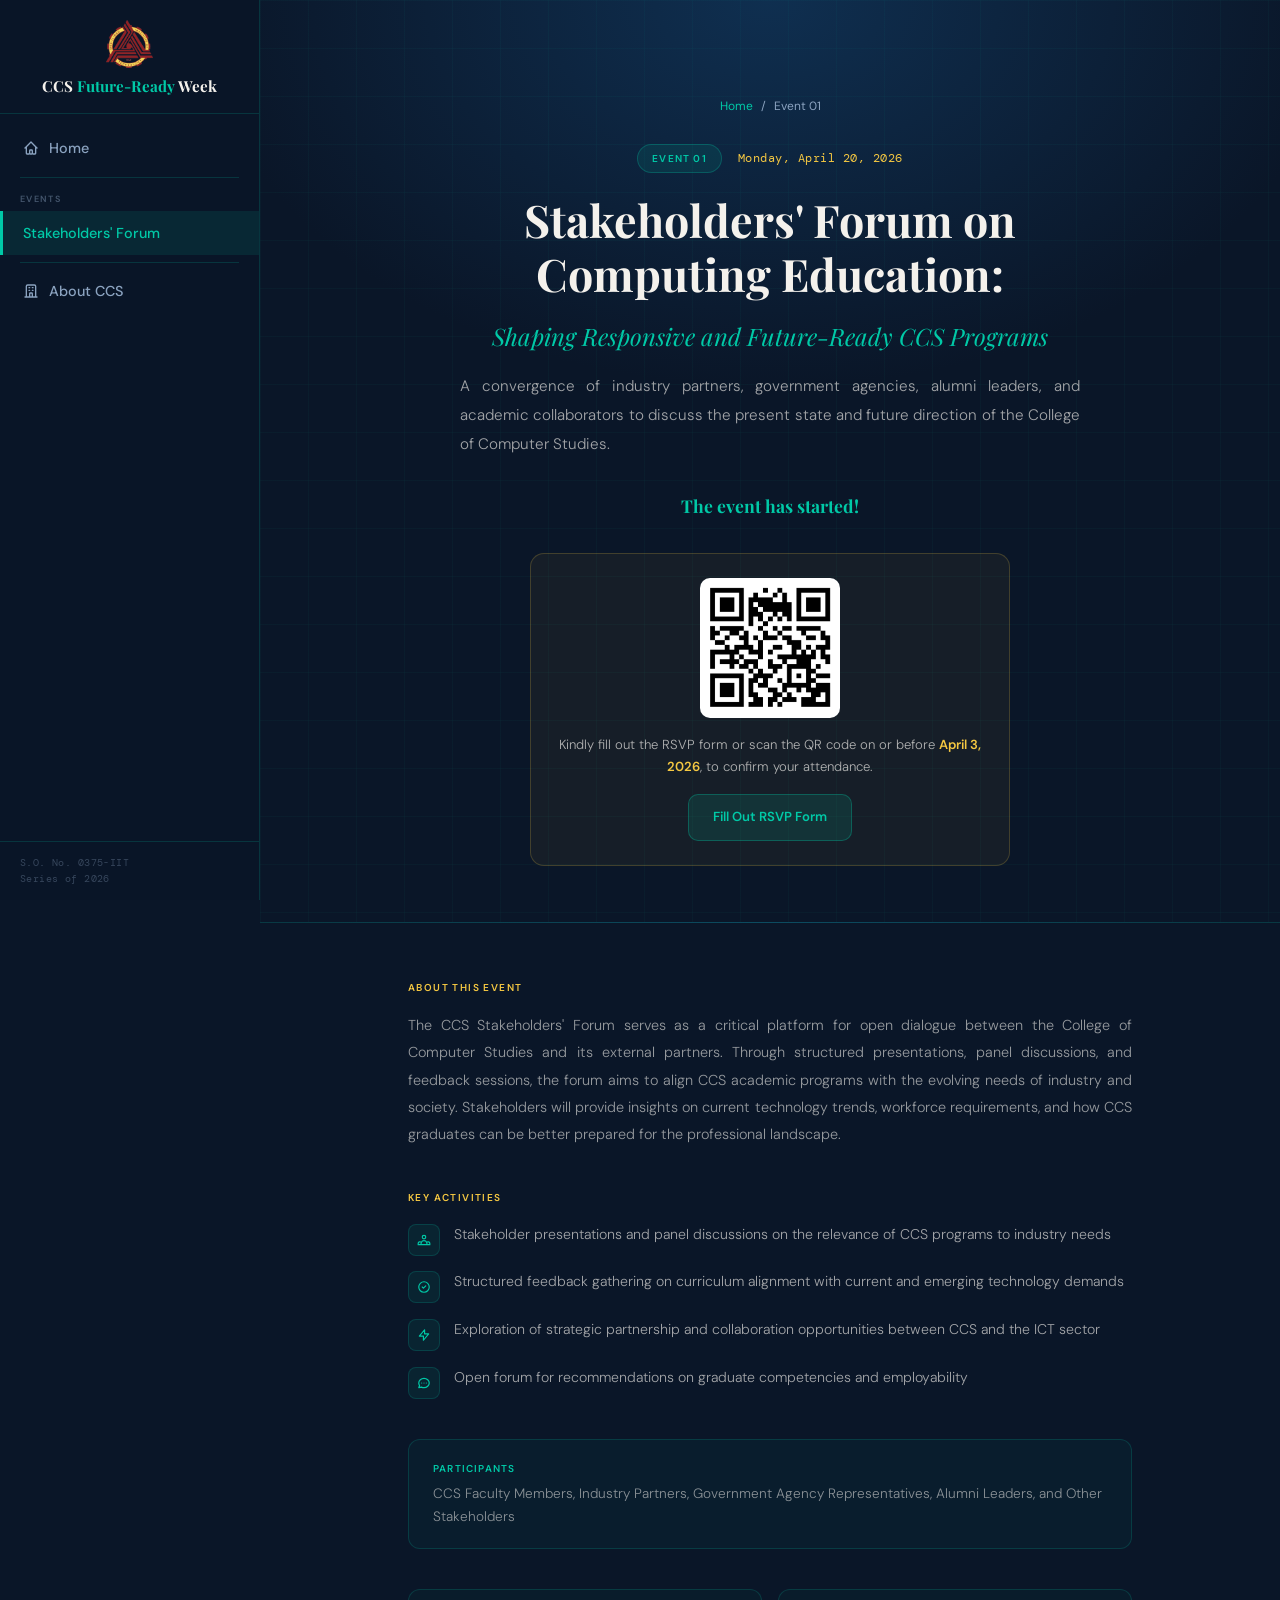
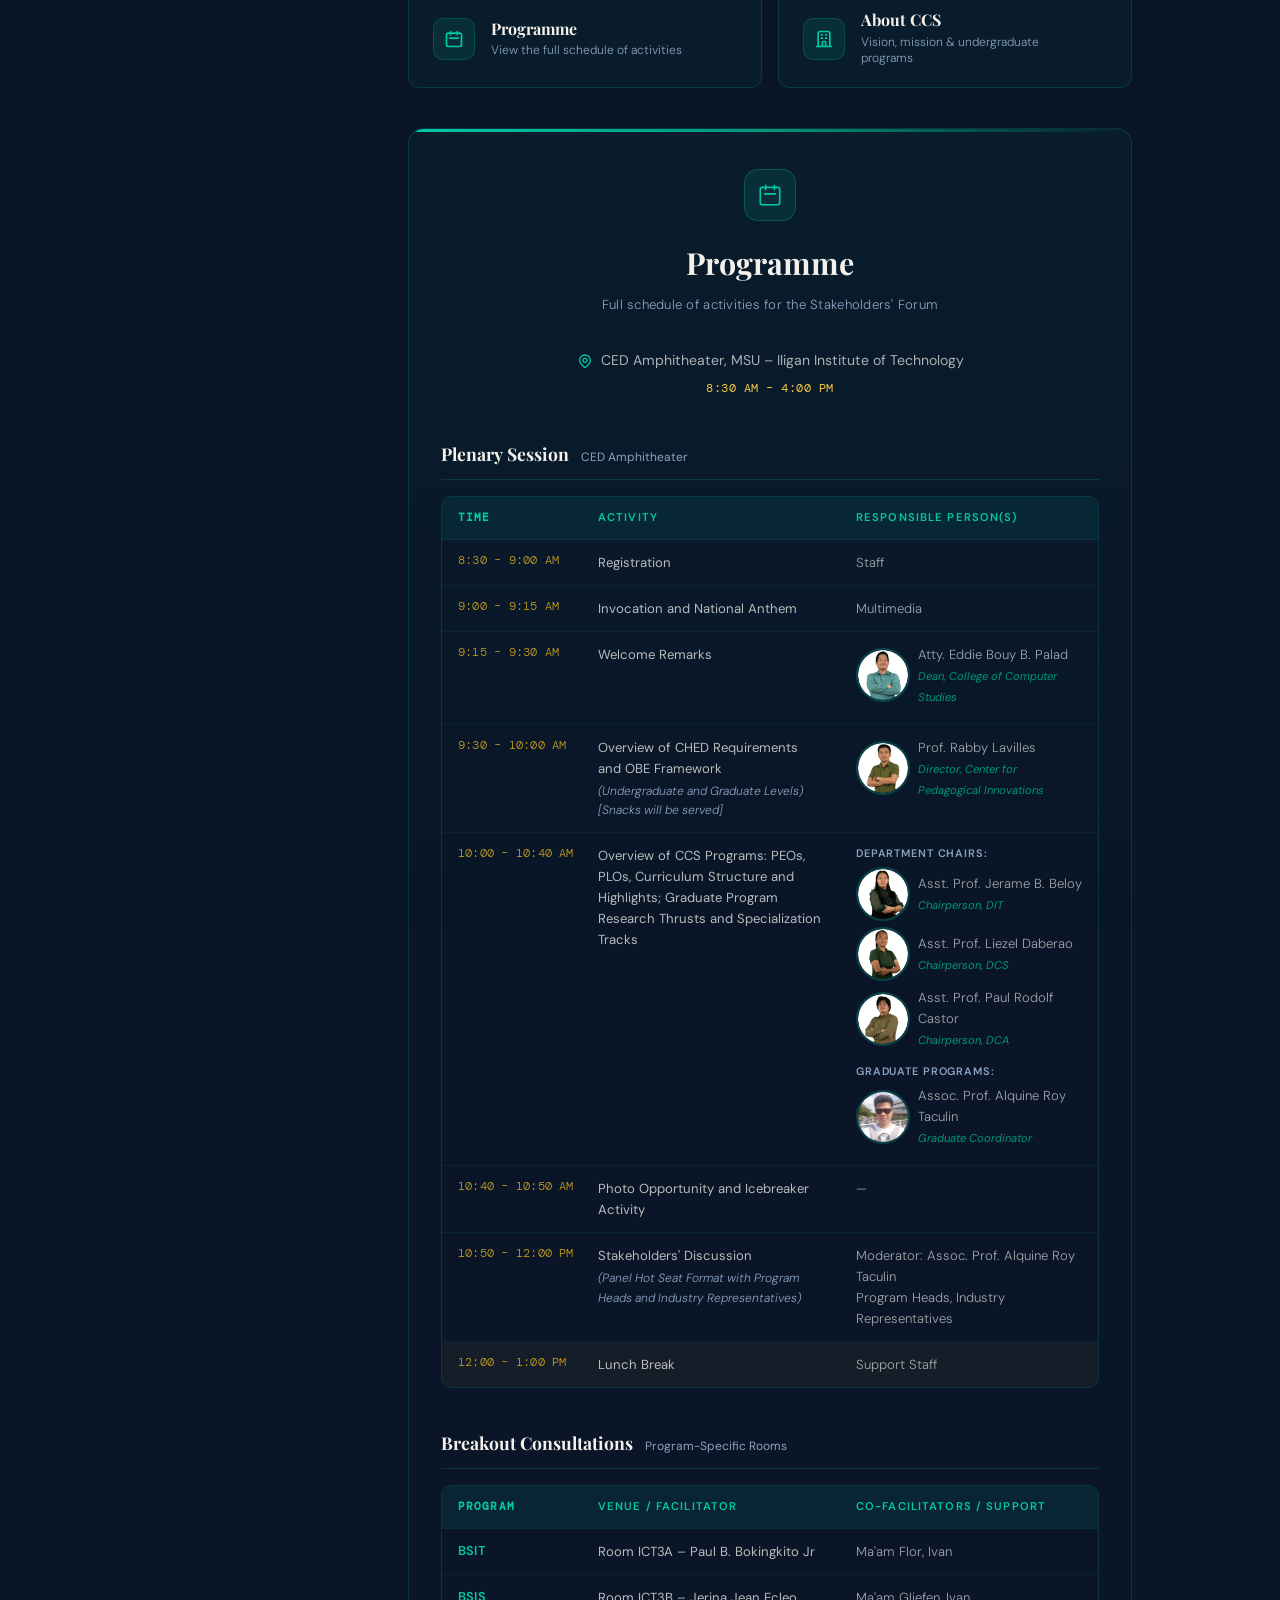
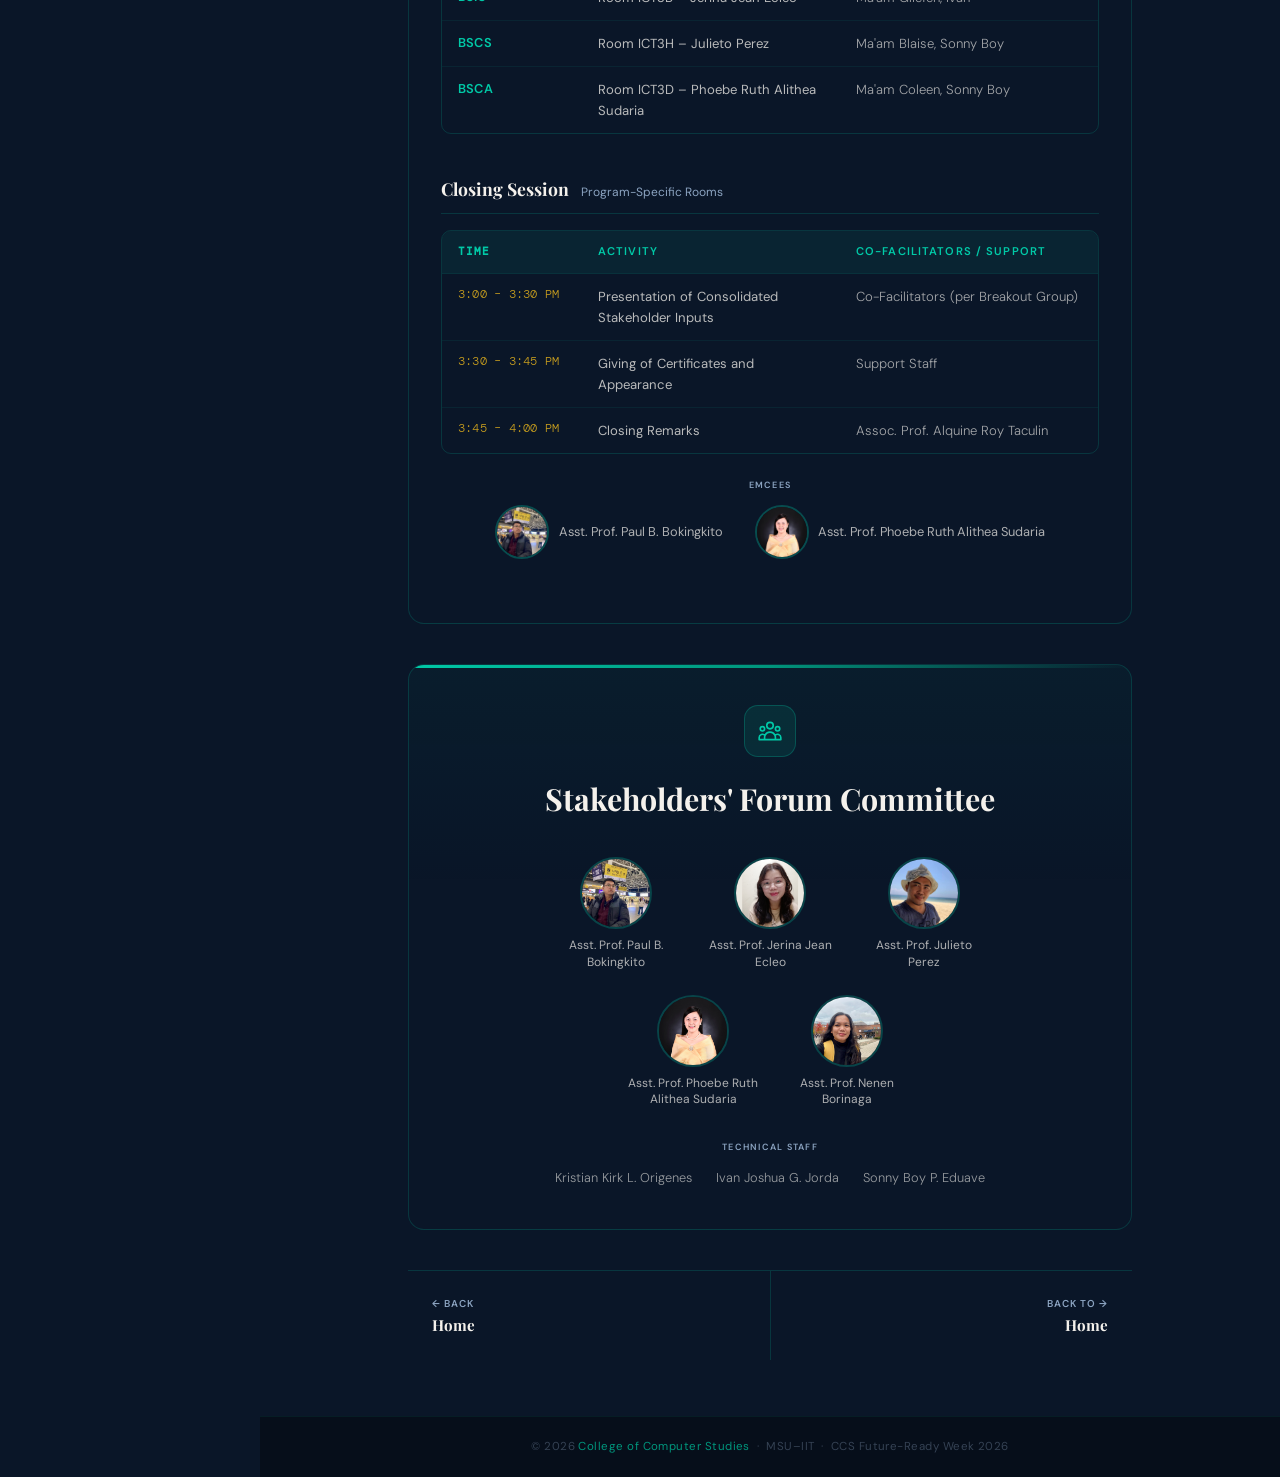
<file: stakeholders-forum.html>
<!DOCTYPE html>
<html lang="en">
<head>
<meta charset="UTF-8">
<meta name="viewport" content="width=device-width, initial-scale=1.0">
<title>Stakeholders' Forum on Computing Education — CCS Future-Ready Week 2026</title>
<link rel="preconnect" href="https://fonts.googleapis.com">
<link href="https://fonts.googleapis.com/css2?family=Playfair+Display:ital,wght@0,400;0,700;1,400&family=DM+Sans:wght@300;400;500;600&family=DM+Mono:wght@400&display=swap" rel="stylesheet">
<link rel="stylesheet" href="styles.css">
</head>
<body>

<nav class="sidebar" id="sidebar">
  <div class="sidebar-brand">
    <a href="index.html"><img src="images/iitlogo.png" alt="MSU-IIT Logo" class="sidebar-logo">CCS <span>Future-Ready</span> Week</a>
  </div>
  <div class="sidebar-links">
    <a href="index.html">
      <span class="nav-icon"><svg xmlns="http://www.w3.org/2000/svg" fill="none" viewBox="0 0 24 24" stroke="currentColor" stroke-width="2"><path stroke-linecap="round" stroke-linejoin="round" d="M3 12l2-2m0 0l7-7 7 7M5 10v10a1 1 0 001 1h3m10-11l2 2m-2-2v10a1 1 0 01-1 1h-3m-4 0a1 1 0 01-1-1v-4a1 1 0 011-1h2a1 1 0 011 1v4a1 1 0 01-1 1h-2z"/></svg></span>
      Home
    </a>
    <div class="nav-divider"></div>
    <div class="nav-group-label">Events</div>
    <a href="stakeholders-forum.html" class="active">
      Stakeholders' Forum
    </a>
    <div class="nav-divider"></div>
    <a href="about-ccs.html">
      <span class="nav-icon"><svg xmlns="http://www.w3.org/2000/svg" fill="none" viewBox="0 0 24 24" stroke="currentColor" stroke-width="2"><path stroke-linecap="round" stroke-linejoin="round" d="M19 21V5a2 2 0 00-2-2H7a2 2 0 00-2 2v16m14 0h2m-2 0h-5m-9 0H3m2 0h5M9 7h1m-1 4h1m4-4h1m-1 4h1m-5 10v-5a1 1 0 011-1h2a1 1 0 011 1v5m-4 0h4"/></svg></span>
      About CCS
    </a>
  </div>
  <div class="sidebar-footer">
    <div class="sidebar-footer-text">S.O. No. 0375-IIT<br>Series of 2026</div>
  </div>
</nav>
<div class="sidebar-overlay" id="sidebarOverlay"></div>

<button class="mobile-toggle" id="mobileToggle" aria-label="Toggle navigation">
  <span></span><span></span><span></span>
</button>

<main class="main">

  <div class="event-hero">
    <div class="event-hero-grid"></div>
    <div class="event-hero-content">
      <div class="event-breadcrumb">
        <a href="index.html">Home</a>
        <span>/</span>
        <span>Event 01</span>
      </div>
      <div class="event-tag-row">
        <div class="event-tag">Event 01</div>
        <div class="event-date-tag">Monday, April 20, 2026</div>
      </div>
      <h1 class="event-title">Stakeholders' Forum on Computing Education:</h1>
      <p class="event-title-sub">Shaping Responsive and Future-Ready CCS Programs</p>
      <p class="event-intro">
        A convergence of industry partners, government agencies, alumni leaders, and academic collaborators to discuss the present state and future direction of the College of Computer Studies.
      </p>
      <div class="countdown" id="countdown">
        <div class="countdown-item">
          <div class="countdown-value" id="cd-days">--</div>
          <div class="countdown-label">Days</div>
        </div>
        <div class="countdown-item">
          <div class="countdown-value" id="cd-hours">--</div>
          <div class="countdown-label">Hours</div>
        </div>
        <div class="countdown-item">
          <div class="countdown-value" id="cd-minutes">--</div>
          <div class="countdown-label">Minutes</div>
        </div>
        <div class="countdown-item">
          <div class="countdown-value" id="cd-seconds">--</div>
          <div class="countdown-label">Seconds</div>
        </div>
      </div>
      <div class="rsvp-box">
        <img src="images/rsvpqr.png" alt="RSVP QR Code" class="rsvp-qr">
        <p class="rsvp-text">Kindly fill out the RSVP form or scan the QR code on or before <strong>April 3, 2026</strong>, to confirm your attendance.</p>
        <a href="https://bit.ly/3P2z2di" target="_blank" rel="noopener" class="rsvp-btn">Fill Out RSVP Form</a>
      </div>
    </div>
  </div>

  <div class="event-body">
    <div class="event-section-label">About This Event</div>
    <p class="event-detail-text">
      The CCS Stakeholders' Forum serves as a critical platform for open dialogue between the College of Computer Studies and its external partners. Through structured presentations, panel discussions, and feedback sessions, the forum aims to align CCS academic programs with the evolving needs of industry and society. Stakeholders will provide insights on current technology trends, workforce requirements, and how CCS graduates can be better prepared for the professional landscape.
    </p>

    <div class="event-section-label">Key Activities</div>
    <ul class="event-highlights">
      <li>
        <div class="highlight-icon"><svg xmlns="http://www.w3.org/2000/svg" fill="none" viewBox="0 0 24 24" stroke="currentColor" stroke-width="2"><path stroke-linecap="round" stroke-linejoin="round" d="M17 20h5v-2a3 3 0 00-5.356-1.857M17 20H7m10 0v-2c0-.656-.126-1.283-.356-1.857M7 20H2v-2a3 3 0 015.356-1.857M7 20v-2c0-.656.126-1.283.356-1.857m0 0a5.002 5.002 0 019.288 0M15 7a3 3 0 11-6 0 3 3 0 016 0z"/></svg></div>
        Stakeholder presentations and panel discussions on the relevance of CCS programs to industry needs
      </li>
      <li>
        <div class="highlight-icon"><svg xmlns="http://www.w3.org/2000/svg" fill="none" viewBox="0 0 24 24" stroke="currentColor" stroke-width="2"><path stroke-linecap="round" stroke-linejoin="round" d="M9 12l2 2 4-4m6 2a9 9 0 11-18 0 9 9 0 0118 0z"/></svg></div>
        Structured feedback gathering on curriculum alignment with current and emerging technology demands
      </li>
      <li>
        <div class="highlight-icon"><svg xmlns="http://www.w3.org/2000/svg" fill="none" viewBox="0 0 24 24" stroke="currentColor" stroke-width="2"><path stroke-linecap="round" stroke-linejoin="round" d="M13 10V3L4 14h7v7l9-11h-7z"/></svg></div>
        Exploration of strategic partnership and collaboration opportunities between CCS and the ICT sector
      </li>
      <li>
        <div class="highlight-icon"><svg xmlns="http://www.w3.org/2000/svg" fill="none" viewBox="0 0 24 24" stroke="currentColor" stroke-width="2"><path stroke-linecap="round" stroke-linejoin="round" d="M8 12h.01M12 12h.01M16 12h.01M21 12c0 4.418-4.03 8-9 8a9.863 9.863 0 01-4.255-.949L3 20l1.395-3.72C3.512 15.042 3 13.574 3 12c0-4.418 4.03-8 9-8s9 3.582 9 8z"/></svg></div>
        Open forum for recommendations on graduate competencies and employability
      </li>
    </ul>

    <div class="event-participants-box">
      <div class="event-participants-label">Participants</div>
      <div class="event-participants-text">CCS Faculty Members, Industry Partners, Government Agency Representatives, Alumni Leaders, and Other Stakeholders</div>
    </div>

    <!-- JUMP CARDS -->
    <div class="jump-cards">
      <a href="#programme" class="jump-card" onclick="document.getElementById('programme').scrollIntoView({behavior:'smooth'});return false;" role="button">
        <div class="jump-card-icon"><svg xmlns="http://www.w3.org/2000/svg" fill="none" viewBox="0 0 24 24" stroke="currentColor" stroke-width="2"><path stroke-linecap="round" stroke-linejoin="round" d="M8 7V3m8 4V3m-9 8h10M5 21h14a2 2 0 002-2V7a2 2 0 00-2-2H5a2 2 0 00-2 2v12a2 2 0 002 2z"/></svg></div>
        <div class="jump-card-text">
          <div class="jump-card-title">Programme</div>
          <div class="jump-card-desc">View the full schedule of activities</div>
        </div>
        <div class="jump-card-arrow">&rarr;</div>
      </a>
      <a href="about-ccs.html" class="jump-card" onclick="window.location.href='about-ccs.html';" role="button">
        <div class="jump-card-icon"><svg xmlns="http://www.w3.org/2000/svg" fill="none" viewBox="0 0 24 24" stroke="currentColor" stroke-width="2"><path stroke-linecap="round" stroke-linejoin="round" d="M19 21V5a2 2 0 00-2-2H7a2 2 0 00-2 2v16m14 0h2m-2 0h-5m-9 0H3m2 0h5M9 7h1m-1 4h1m4-4h1m-1 4h1m-5 10v-5a1 1 0 011-1h2a1 1 0 011 1v5m-4 0h4"/></svg></div>
        <div class="jump-card-text">
          <div class="jump-card-title">About CCS</div>
          <div class="jump-card-desc">Vision, mission &amp; undergraduate programs</div>
        </div>
        <div class="jump-card-arrow">&rarr;</div>
      </a>
    </div>

    <!-- PROGRAMME -->
    <div class="content-block programme-block" id="programme">
      <div class="content-block-header">
        <div class="content-block-icon programme-icon">
          <svg xmlns="http://www.w3.org/2000/svg" fill="none" viewBox="0 0 24 24" stroke="currentColor" stroke-width="1.5"><path stroke-linecap="round" stroke-linejoin="round" d="M8 7V3m8 4V3m-9 8h10M5 21h14a2 2 0 002-2V7a2 2 0 00-2-2H5a2 2 0 00-2 2v12a2 2 0 002 2z"/></svg>
        </div>
        <h2 class="content-block-title">Programme</h2>
        <p class="content-block-subtitle">Full schedule of activities for the Stakeholders' Forum</p>
      </div>

    <div class="programme-venue">
      <span class="programme-venue-icon"><svg xmlns="http://www.w3.org/2000/svg" fill="none" viewBox="0 0 24 24" stroke="currentColor" stroke-width="2"><path stroke-linecap="round" stroke-linejoin="round" d="M17.657 16.657L13.414 20.9a1.998 1.998 0 01-2.827 0l-4.244-4.243a8 8 0 1111.314 0z"/><path stroke-linecap="round" stroke-linejoin="round" d="M15 11a3 3 0 11-6 0 3 3 0 016 0z"/></svg></span>
      CED Amphitheater, MSU &ndash; Iligan Institute of Technology
    </div>
    <div class="programme-time-range">8:30 AM &ndash; 4:00 PM</div>

    <!-- Plenary Session -->
    <h3 class="programme-session-title">Plenary Session <span>CED Amphitheater</span></h3>
    <div class="programme-table">
      <div class="programme-row programme-row-header">
        <div class="programme-col-time">Time</div>
        <div class="programme-col-activity">Activity</div>
        <div class="programme-col-person">Responsible Person(s)</div>
      </div>
      <div class="programme-row">
        <div class="programme-col-time">8:30 &ndash; 9:00 AM</div>
        <div class="programme-col-activity">Registration</div>
        <div class="programme-col-person">Staff</div>
      </div>
      <div class="programme-row">
        <div class="programme-col-time">9:00 &ndash; 9:15 AM</div>
        <div class="programme-col-activity">Invocation and National Anthem</div>
        <div class="programme-col-person">Multimedia</div>
      </div>
      <div class="programme-row">
        <div class="programme-col-time">9:15 &ndash; 9:30 AM</div>
        <div class="programme-col-activity">Welcome Remarks</div>
        <div class="programme-col-person"><span class="programme-person-with-avatar"><img src="images/attyeddiebouy.png" alt="Atty. Eddie Bouy B. Palad" class="programme-avatar"><span>Atty. Eddie Bouy B. Palad<br><small class="programme-designation">Dean, College of Computer Studies</small></span></span></div>
      </div>
      <div class="programme-row">
        <div class="programme-col-time">9:30 &ndash; 10:00 AM</div>
        <div class="programme-col-activity">Overview of CHED Requirements and OBE Framework <span class="programme-note">(Undergraduate and Graduate Levels) [Snacks will be served]</span></div>
        <div class="programme-col-person"><span class="programme-person-with-avatar"><img src="images/rabby.png" alt="Prof. Rabby Lavilles" class="programme-avatar"><span>Prof. Rabby Lavilles<br><small class="programme-designation">Director, Center for Pedagogical Innovations </small></span></span></div>
      </div>
      <div class="programme-row">
        <div class="programme-col-time">10:00 &ndash; 10:40 AM</div>
        <div class="programme-col-activity">Overview of CCS Programs: PEOs, PLOs, Curriculum Structure and Highlights; Graduate Program Research Thrusts and Specialization Tracks</div>
        <div class="programme-col-person">
          <div class="programme-person-group-label">Department Chairs:</div>
          <span class="programme-person-with-avatar"><img src="images/jerame.png" alt="Asst. Prof. Jerame B. Beloy" class="programme-avatar"><span>Asst. Prof. Jerame B. Beloy<br><small class="programme-designation">Chairperson, DIT</small></span></span>
          <span class="programme-person-with-avatar"><img src="images/liezel.png" alt="Asst. Prof. Liezel Daberao" class="programme-avatar"><span>Asst. Prof. Liezel Daberao<br><small class="programme-designation">Chairperson, DCS</small></span></span>
          <span class="programme-person-with-avatar"><img src="images/paulrodolf.png" alt="Asst. Prof. Paul Rodolf Castor" class="programme-avatar"><span>Asst. Prof. Paul Rodolf Castor<br><small class="programme-designation">Chairperson, DCA</small></span></span>
          <div class="programme-person-group-label" style="margin-top:0.5rem;">Graduate Programs:</div>
          <span class="programme-person-with-avatar"><img src="images/alquine.jpg" alt="Assoc. Prof. Alquine Roy Taculin" class="programme-avatar"><span>Assoc. Prof. Alquine Roy Taculin<br><small class="programme-designation">Graduate Coordinator</small></span></span>
        </div>
      </div>
      <div class="programme-row">
        <div class="programme-col-time">10:40 &ndash; 10:50 AM</div>
        <div class="programme-col-activity">Photo Opportunity and Icebreaker Activity</div>
        <div class="programme-col-person">&mdash;</div>
      </div>
      <div class="programme-row">
        <div class="programme-col-time">10:50 &ndash; 12:00 PM</div>
        <div class="programme-col-activity">Stakeholders' Discussion <span class="programme-note">(Panel Hot Seat Format with Program Heads and Industry Representatives)</span></div>
        <div class="programme-col-person">Moderator: Assoc. Prof. Alquine Roy Taculin<br>Program Heads, Industry Representatives</div>
      </div>
      <div class="programme-row programme-row-break">
        <div class="programme-col-time">12:00 &ndash; 1:00 PM</div>
        <div class="programme-col-activity">Lunch Break</div>
        <div class="programme-col-person">Support Staff</div>
      </div>
    </div>

    <!-- Breakout Sessions -->
    <h3 class="programme-session-title">Breakout Consultations <span>Program-Specific Rooms</span></h3>
    <div class="programme-table">
      <div class="programme-row programme-row-header">
        <div class="programme-col-time">Program</div>
        <div class="programme-col-activity">Venue / Facilitator</div>
        <div class="programme-col-person">Co-Facilitators / Support</div>
      </div>
      <div class="programme-row">
        <div class="programme-col-time"><strong>BSIT</strong></div>
        <div class="programme-col-activity">Room ICT3A &ndash; Paul B. Bokingkito Jr</div>
        <div class="programme-col-person">Ma'am Flor, Ivan</div>
      </div>
      <div class="programme-row">
        <div class="programme-col-time"><strong>BSIS</strong></div>
        <div class="programme-col-activity">Room ICT3B &ndash; Jerina Jean Ecleo</div>
        <div class="programme-col-person">Ma'am Gliefen, Ivan</div>
      </div>
      <div class="programme-row">
        <div class="programme-col-time"><strong>BSCS</strong></div>
        <div class="programme-col-activity">Room ICT3H &ndash; Julieto Perez</div>
        <div class="programme-col-person">Ma'am Blaise, Sonny Boy</div>
      </div>
      <div class="programme-row">
        <div class="programme-col-time"><strong>BSCA</strong></div>
        <div class="programme-col-activity">Room ICT3D &ndash; Phoebe Ruth Alithea Sudaria</div>
        <div class="programme-col-person">Ma'am Coleen, Sonny Boy</div>
      </div>
    </div>

    <!-- Closing Session -->
    <h3 class="programme-session-title">Closing Session <span>Program-Specific Rooms</span></h3>
    <div class="programme-table">
      <div class="programme-row programme-row-header">
        <div class="programme-col-time">Time</div>
        <div class="programme-col-activity">Activity</div>
        <div class="programme-col-person">Co-Facilitators / Support</div>
      </div>
      <div class="programme-row">
        <div class="programme-col-time">3:00 &ndash; 3:30 PM</div>
        <div class="programme-col-activity">Presentation of Consolidated Stakeholder Inputs</div>
        <div class="programme-col-person">Co-Facilitators (per Breakout Group)</div>
      </div>
      <div class="programme-row">
        <div class="programme-col-time">3:30 &ndash; 3:45 PM</div>
        <div class="programme-col-activity">Giving of Certificates and Appearance</div>
        <div class="programme-col-person">Support Staff</div>
      </div>
      <div class="programme-row">
        <div class="programme-col-time">3:45 &ndash; 4:00 PM</div>
        <div class="programme-col-activity">Closing Remarks</div>
        <div class="programme-col-person">Assoc. Prof. Alquine Roy Taculin</div>
      </div>
    </div>

    <div class="programme-emcee">
      <div class="programme-emcee-label">Emcees</div>
      <div class="programme-emcee-people">
        <div class="programme-emcee-person">
          <img src="images/pol.jpg" alt="Asst. Prof. Paul B. Bokingkito" class="programme-emcee-avatar">
          <span>Asst. Prof. Paul B. Bokingkito</span>
        </div>
        <div class="programme-emcee-person">
          <img src="images/phoebe.jpg" alt="Asst. Prof. Phoebe Ruth Alithea Sudaria" class="programme-emcee-avatar">
          <span>Asst. Prof. Phoebe Ruth Alithea Sudaria</span>
        </div>
      </div>
    </div>
    </div><!-- end programme-block -->

    <!-- Committee -->
    <div class="content-block programme-block" id="committee">
      <div class="content-block-header">
        <div class="content-block-icon programme-icon">
          <svg xmlns="http://www.w3.org/2000/svg" fill="none" viewBox="0 0 24 24" stroke="currentColor" stroke-width="1.5"><path stroke-linecap="round" stroke-linejoin="round" d="M17 20h5v-2a3 3 0 00-5.356-1.857M17 20H7m10 0v-2c0-.656-.126-1.283-.356-1.857M7 20H2v-2a3 3 0 015.356-1.857M7 20v-2c0-.656.126-1.283.356-1.857m0 0a5.002 5.002 0 019.288 0M15 7a3 3 0 11-6 0 3 3 0 016 0zm6 3a2 2 0 11-4 0 2 2 0 014 0zM7 10a2 2 0 11-4 0 2 2 0 014 0z"/></svg>
        </div>
        <h2 class="content-block-title">Stakeholders' Forum Committee</h2>
      </div>

      <div class="committee-grid">
        <div class="committee-member">
          <img src="images/pol.jpg" alt="Asst. Prof. Paul B. Bokingkito" class="committee-avatar">
          <div class="committee-name">Asst. Prof. Paul B. Bokingkito</div>
        </div>
        <div class="committee-member">
          <img src="images/jerina.jpg" alt="Asst. Prof. Jerina Jean Ecleo" class="committee-avatar">
          <div class="committee-name">Asst. Prof. Jerina Jean Ecleo</div>
        </div>
        <div class="committee-member">
          <img src="images/julz.jpg" alt="Asst. Prof. Julieto Perez" class="committee-avatar">
          <div class="committee-name">Asst. Prof. Julieto Perez</div>
        </div>
        <div class="committee-member">
          <img src="images/phoebe.jpg" alt="Asst. Prof. Phoebe Ruth Alithea Sudaria" class="committee-avatar">
          <div class="committee-name">Asst. Prof. Phoebe Ruth Alithea Sudaria</div>
        </div>
        <div class="committee-member">
          <img src="images/nenen.jpg" alt="Asst. Prof. Nenen Borinaga" class="committee-avatar">
          <div class="committee-name">Asst. Prof. Nenen Borinaga</div>
        </div>
      </div>

      <div class="committee-section-label">Technical Staff</div>
      <div class="committee-staff">
        <div class="committee-staff-name">Kristian Kirk L. Origenes</div>
        <div class="committee-staff-name">Ivan Joshua G. Jorda</div>
        <div class="committee-staff-name">Sonny Boy P. Eduave</div>
      </div>
    </div>

    <div class="event-nav">
      <a href="index.html">
        <div class="event-nav-label">&larr; Back</div>
        <div class="event-nav-title">Home</div>
      </a>
      <a href="index.html">
        <div class="event-nav-label">Back to &rarr;</div>
        <div class="event-nav-title">Home</div>
      </a>
    </div>
  </div>

  <footer>
    &copy; 2026 <span>College of Computer Studies</span> &nbsp;&middot;&nbsp; MSU&ndash;IIT &nbsp;&middot;&nbsp; CCS Future-Ready Week 2026
  </footer>
</main>

<script>
  const observer = new IntersectionObserver((entries) => {
    entries.forEach(e => { if (e.isIntersecting) { e.target.classList.add('visible'); observer.unobserve(e.target); } });
  }, { threshold: 0.1 });
  document.querySelectorAll('.reveal').forEach(el => observer.observe(el));

  const toggle = document.getElementById('mobileToggle');
  const sidebar = document.getElementById('sidebar');
  const overlay = document.getElementById('sidebarOverlay');
  function openSidebar() { sidebar.classList.add('open'); overlay.classList.add('visible'); toggle.classList.add('open'); document.body.classList.add('sidebar-open'); }
  function closeSidebar() { sidebar.classList.remove('open'); overlay.classList.remove('visible'); toggle.classList.remove('open'); document.body.classList.remove('sidebar-open'); }
  toggle.addEventListener('click', () => { sidebar.classList.contains('open') ? closeSidebar() : openSidebar(); });
  overlay.addEventListener('click', closeSidebar);
  document.querySelectorAll('.sidebar-links a').forEach(l => l.addEventListener('click', () => { if (window.innerWidth <= 768) closeSidebar(); }));

  // Countdown to April 20, 2026 8:30 AM PHT
  const eventDate = new Date('2026-04-20T08:30:00+08:00').getTime();
  function updateCountdown() {
    const now = Date.now();
    const diff = eventDate - now;
    if (diff <= 0) {
      document.getElementById('countdown').innerHTML = '<div class="countdown-done">The event has started!</div>';
      return;
    }
    const days = Math.floor(diff / (1000 * 60 * 60 * 24));
    const hours = Math.floor((diff % (1000 * 60 * 60 * 24)) / (1000 * 60 * 60));
    const minutes = Math.floor((diff % (1000 * 60 * 60)) / (1000 * 60));
    const seconds = Math.floor((diff % (1000 * 60)) / 1000);
    document.getElementById('cd-days').textContent = String(days).padStart(2, '0');
    document.getElementById('cd-hours').textContent = String(hours).padStart(2, '0');
    document.getElementById('cd-minutes').textContent = String(minutes).padStart(2, '0');
    document.getElementById('cd-seconds').textContent = String(seconds).padStart(2, '0');
  }
  updateCountdown();
  setInterval(updateCountdown, 1000);
</script>
</body>
</html>
</file>
<file: styles.css>
*, *::before, *::after { box-sizing: border-box; margin: 0; padding: 0; }

:root {
  --navy: #0A1628;
  --navy-mid: #0F2040;
  --navy-light: #162B50;
  --teal: #00C9A7;
  --teal-dim: #00957C;
  --gold: #F5C842;
  --gold-dim: #C89E1E;
  --white: #F4F1EC;
  --muted: #8BA3C0;
  --border: rgba(0, 201, 167, 0.18);
  --sidebar-w: 260px;
}

html { scroll-behavior: smooth; }

body {
  font-family: 'DM Sans', sans-serif;
  font-size: 14px;
  background: var(--navy);
  color: var(--white);
  line-height: 1.7;
  overflow-x: hidden;
  -webkit-font-smoothing: antialiased;
  -moz-osx-font-smoothing: grayscale;
}

/* ═══════════════════════════════════════
   SIDEBAR
   ═══════════════════════════════════════ */
.sidebar {
  position: fixed;
  top: 0; left: 0; bottom: 0;
  width: var(--sidebar-w);
  z-index: 1000;
  background: rgba(10, 22, 40, 0.98);
  backdrop-filter: blur(20px);
  -webkit-backdrop-filter: blur(20px);
  border-right: 1px solid var(--border);
  display: flex;
  flex-direction: column;
  overflow-y: auto;
  overflow-x: hidden;
  scrollbar-width: thin;
  scrollbar-color: rgba(0,201,167,0.15) transparent;
}
.sidebar::-webkit-scrollbar { width: 4px; }
.sidebar::-webkit-scrollbar-track { background: transparent; }
.sidebar::-webkit-scrollbar-thumb { background: rgba(0,201,167,0.15); border-radius: 4px; }

.sidebar-brand {
  padding: 1.25rem 1.25rem 1rem;
  border-bottom: 1px solid var(--border);
  flex-shrink: 0;
}
.sidebar-brand a {
  font-family: 'Playfair Display', serif;
  font-size: 0.95rem;
  font-weight: 700;
  color: var(--white);
  text-decoration: none;
  line-height: 1.4;
  display: block;
  text-align: center;
}
.sidebar-logo {
  width: 48px;
  height: 48px;
  object-fit: contain;
  display: block;
  margin: 0 auto 0.5rem;
}
.sidebar-brand a span { color: var(--teal); }

.sidebar-links {
  flex: 1;
  padding: 0.75rem 0;
  display: flex;
  flex-direction: column;
}
.sidebar-links a {
  display: flex;
  align-items: center;
  gap: 10px;
  color: var(--muted);
  text-decoration: none;
  font-size: 0.9rem;
  font-weight: 500;
  padding: 0.55rem 1.25rem;
  transition: color 0.2s, background 0.2s, border-color 0.2s;
  border-left: 3px solid transparent;
  min-height: 44px;
}
.sidebar-links a:hover {
  color: var(--teal);
  background: rgba(0,201,167,0.06);
  border-left-color: rgba(0,201,167,0.3);
}
.sidebar-links a.active {
  color: var(--teal);
  background: rgba(0,201,167,0.1);
  border-left-color: var(--teal);
}

.nav-icon {
  display: flex;
  align-items: center;
  flex-shrink: 0;
}
.nav-icon svg { width: 16px; height: 16px; }

.nav-date {
  font-family: 'DM Mono', monospace;
  font-size: 0.65rem;
  color: var(--gold-dim);
  letter-spacing: 0.04em;
  flex-shrink: 0;
  min-width: 40px;
}

.nav-divider {
  height: 1px;
  background: var(--border);
  margin: 0.4rem 1.25rem;
}

.nav-group-label {
  font-size: 9px;
  letter-spacing: 0.15em;
  text-transform: uppercase;
  color: rgba(139,163,192,0.45);
  font-weight: 600;
  padding: 0.5rem 1.25rem 0.25rem;
}

.sidebar-footer {
  padding: 0.85rem 1.25rem;
  border-top: 1px solid var(--border);
  flex-shrink: 0;
}
.sidebar-footer-text {
  font-family: 'DM Mono', monospace;
  font-size: 0.65rem;
  color: rgba(139,163,192,0.35);
  letter-spacing: 0.04em;
  line-height: 1.5;
}

/* ═══════════════════════════════════════
   MOBILE TOGGLE + OVERLAY
   ═══════════════════════════════════════ */
.mobile-toggle {
  display: none;
  position: fixed;
  top: 0.75rem; left: 0.75rem;
  z-index: 1001;
  background: rgba(10,22,40,0.92);
  backdrop-filter: blur(12px);
  -webkit-backdrop-filter: blur(12px);
  border: 1px solid var(--border);
  border-radius: 10px;
  cursor: pointer;
  width: 44px; height: 44px;
  padding: 0;
}
.mobile-toggle span {
  display: block;
  width: 20px; height: 2px;
  background: var(--white);
  position: absolute;
  left: 12px;
  transition: all 0.3s cubic-bezier(0.4, 0, 0.2, 1);
  border-radius: 1px;
}
.mobile-toggle span:nth-child(1) { top: 14px; }
.mobile-toggle span:nth-child(2) { top: 21px; }
.mobile-toggle span:nth-child(3) { top: 28px; }
.mobile-toggle.open span:nth-child(1) { transform: rotate(45deg); top: 21px; }
.mobile-toggle.open span:nth-child(2) { opacity: 0; }
.mobile-toggle.open span:nth-child(3) { transform: rotate(-45deg); top: 21px; }

.sidebar-overlay {
  display: none;
  position: fixed;
  inset: 0;
  z-index: 999;
  background: rgba(0,0,0,0.5);
  backdrop-filter: blur(4px);
  -webkit-backdrop-filter: blur(4px);
  opacity: 0;
  transition: opacity 0.3s;
  pointer-events: none;
}
.sidebar-overlay.visible {
  opacity: 1;
  pointer-events: auto;
}

/* ═══════════════════════════════════════
   MAIN CONTENT
   ═══════════════════════════════════════ */
.main {
  margin-left: var(--sidebar-w);
  min-height: 100vh;
  width: calc(100% - var(--sidebar-w));
}

/* ═══════════════════════════════════════
   HERO
   ═══════════════════════════════════════ */
.hero {
  min-height: 100vh;
  display: flex;
  align-items: center;
  justify-content: center;
  position: relative;
  overflow: hidden;
  padding: 5rem 3rem 4rem;
  background: radial-gradient(ellipse 80% 60% at 50% 0%, #0F2F50 0%, var(--navy) 70%);
}
.hero-grid {
  position: absolute; inset: 0;
  background-image:
    linear-gradient(rgba(0,201,167,.05) 1px, transparent 1px),
    linear-gradient(90deg, rgba(0,201,167,.05) 1px, transparent 1px);
  background-size: 48px 48px;
  animation: gridFade 3s ease forwards;
}
@keyframes gridFade { from { opacity: 0; } to { opacity: 1; } }

.hero-orbs { position: absolute; inset: 0; pointer-events: none; }
.orb { position: absolute; border-radius: 50%; filter: blur(80px); }
.orb-1 { width: 380px; height: 380px; background: rgba(0,201,167,.10); top: -100px; right: -60px; }
.orb-2 { width: 280px; height: 280px; background: rgba(245,200,66,.07); bottom: 80px; left: -40px; }
.orb-3 { width: 180px; height: 180px; background: rgba(0,201,167,.08); top: 40%; left: 40%; }

.hero-content {
  position: relative;
  z-index: 1;
  text-align: center;
  max-width: 720px;
  width: 100%;
}

.hero-logo {
  width: 20%;
  object-fit: contain;
  display: block;
  margin: 0 auto 2rem;
  animation: slideUp .8s .05s both;
}

.institution-badge {
  display: inline-flex;
  align-items: center;
  gap: 10px;
  border: 1px solid var(--border);
  background: rgba(0,201,167,.07);
  padding: 8px 18px;
  border-radius: 100px;
  font-size: 0.68rem;
  font-weight: 500;
  letter-spacing: .1em;
  text-transform: uppercase;
  color: var(--teal);
  margin-bottom: 2rem;
  animation: slideUp .8s .1s both;
}
.badge-dot {
  width: 6px; height: 6px;
  border-radius: 50%;
  background: var(--teal);
  animation: pulse 2s infinite;
  flex-shrink: 0;
}
@keyframes pulse { 0%,100% { opacity: 1; } 50% { opacity: .3; } }

.hero-title {
  font-family: 'Playfair Display', serif;
  font-size: clamp(2rem, 5vw, 4rem);
  font-weight: 700;
  line-height: 1.1;
  color: var(--white);
  margin-bottom: 0.75rem;
  animation: slideUp .8s .2s both;
}
.hero-title span { color: var(--teal); font-style: italic; }

.hero-date {
  font-family: 'DM Mono', monospace;
  font-size: clamp(0.8rem, 1.6vw, 1rem);
  color: var(--gold);
  font-weight: 400;
  letter-spacing: .06em;
  margin-bottom: 1rem;
  animation: slideUp .8s .3s both;
}

.hero-subtitle {
  font-size: clamp(0.82rem, 1.5vw, 0.95rem);
  color: var(--muted);
  font-weight: 300;
  letter-spacing: .02em;
  margin-bottom: 2.5rem;
  animation: slideUp .8s .4s both;
}

.hero-divider {
  width: 50px; height: 2px;
  background: linear-gradient(90deg, var(--teal), transparent);
  margin: 0 auto 1.75rem;
  animation: slideUp .8s .45s both;
}

.hero-tagline {
  font-size: clamp(0.85rem, 1.4vw, 0.95rem);
  color: rgba(244,241,236,.65);
  font-weight: 300;
  max-width: 560px;
  margin: 0 auto;
  animation: slideUp .8s .5s both;
  line-height: 1.85;
  text-align: justify;
  text-align-last: center;
}

.scroll-hint {
  position: absolute;
  bottom: 2rem; left: 50%;
  transform: translateX(-50%);
  display: flex;
  flex-direction: column;
  align-items: center;
  gap: 6px;
  color: var(--muted);
  font-size: 10px;
  letter-spacing: .1em;
  text-transform: uppercase;
  animation: fadeIn 1s 1.5s both;
}
.scroll-arrow {
  width: 1px; height: 32px;
  background: linear-gradient(to bottom, var(--teal), transparent);
  animation: scrollDrop 1.8s 1.5s infinite;
}
@keyframes scrollDrop { 0%,100% { transform: scaleY(1); opacity: 1; } 50% { transform: scaleY(.5); opacity: .4; } }
@keyframes slideUp { from { opacity: 0; transform: translateY(24px); } to { opacity: 1; transform: translateY(0); } }
@keyframes fadeIn { from { opacity: 0; } to { opacity: 1; } }

/* ═══════════════════════════════════════
   SECTION COMMON
   ═══════════════════════════════════════ */
.section-label {
  font-size: 10px;
  letter-spacing: .15em;
  text-transform: uppercase;
  color: var(--teal);
  font-weight: 600;
  margin-bottom: 0.75rem;
}
.section-title {
  font-family: 'Playfair Display', serif;
  font-size: clamp(1.5rem, 3.5vw, 2.4rem);
  font-weight: 700;
  color: var(--white);
  line-height: 1.25;
  margin-bottom: 1.75rem;
}
.section-title em { color: var(--gold); font-style: italic; }

/* ═══════════════════════════════════════
   CAROUSEL
   ═══════════════════════════════════════ */
.carousel-section {
  padding: 3.5rem 2.5rem;
  background: var(--navy-mid);
  border-top: 1px solid var(--border);
  border-bottom: 1px solid var(--border);
  text-align: center;
}
.carousel-label {
  font-size: 10px;
  letter-spacing: 0.15em;
  text-transform: uppercase;
  color: var(--teal);
  font-weight: 600;
  margin-bottom: 1.5rem;
}
.carousel {
  max-width: 720px;
  margin: 0 auto;
  overflow: hidden;
  border-radius: 14px;
  border: 1px solid var(--border);
}
.carousel-track {
  display: flex;
  transition: transform 0.5s cubic-bezier(0.4, 0, 0.2, 1);
}
.carousel-slide {
  min-width: 100%;
  width: 100%;
  aspect-ratio: 16 / 9;
  object-fit: cover;
  display: block;
}
.carousel-controls {
  display: flex;
  align-items: center;
  justify-content: center;
  gap: 1rem;
  margin-top: 1.25rem;
}
.carousel-btn {
  width: 36px;
  height: 36px;
  border-radius: 50%;
  border: 1px solid var(--border);
  background: rgba(0,201,167,0.06);
  color: var(--teal);
  font-size: 1rem;
  cursor: pointer;
  transition: background 0.2s, transform 0.2s;
  display: grid;
  place-items: center;
}
.carousel-btn:hover {
  background: rgba(0,201,167,0.15);
  transform: scale(1.1);
}
.carousel-dots {
  display: flex;
  gap: 6px;
  align-items: center;
}
.carousel-dot {
  width: 8px;
  height: 8px;
  border-radius: 50%;
  border: none;
  background: rgba(0,201,167,0.2);
  cursor: pointer;
  padding: 0;
  transition: background 0.2s, transform 0.2s;
}
.carousel-dot.active {
  background: var(--teal);
  transform: scale(1.3);
}

@media (max-width: 768px) {
  .carousel-section { padding: 2.5rem 1.5rem; }
}
@media (max-width: 480px) {
  .carousel-section { padding: 2rem 1rem; }
  .carousel { border-radius: 10px; }
}

/* ═══════════════════════════════════════
   ABOUT
   ═══════════════════════════════════════ */
.about-wrapper {
  background: var(--navy-mid);
  border-top: 1px solid var(--border);
  border-bottom: 1px solid var(--border);
}
.about-grid {
  display: grid;
  grid-template-columns: 1fr 1fr;
  max-width: 1100px;
  margin: 0 auto;
}
.about-card {
  padding: 3.5rem 3rem;
  position: relative;
  transition: background 0.3s;
}
.about-card:first-child {
  border-right: 1px solid var(--border);
}
.about-card:hover { background: rgba(0,201,167,.03); }

.about-tag {
  display: inline-block;
  padding: 5px 14px;
  border-radius: 100px;
  font-size: 10px;
  font-weight: 600;
  letter-spacing: .12em;
  text-transform: uppercase;
  margin-bottom: 1.25rem;
  background: rgba(0,201,167,.12);
  color: var(--teal);
  border: 1px solid rgba(0,201,167,.25);
}
.about-tag.purpose {
  background: rgba(245,200,66,.1);
  color: var(--gold);
  border: 1px solid rgba(245,200,66,.25);
}

.about-heading {
  font-family: 'Playfair Display', serif;
  font-size: clamp(1.1rem, 2vw, 1.3rem);
  font-weight: 700;
  color: var(--white);
  margin-bottom: 1rem;
  line-height: 1.35;
}
.about-text {
  font-size: 0.88rem;
  color: rgba(244,241,236,.65);
  font-weight: 300;
  line-height: 1.85;
  text-align: justify;
}
.about-list {
  list-style: none;
  margin-top: 1rem;
  display: flex;
  flex-direction: column;
  gap: 0.65rem;
}
.about-list li {
  display: flex;
  align-items: flex-start;
  gap: 10px;
  font-size: 0.85rem;
  color: rgba(244,241,236,.6);
  font-weight: 300;
  line-height: 1.6;
}
.about-list li::before {
  content: '';
  width: 5px; height: 5px;
  border-radius: 50%;
  background: var(--gold);
  flex-shrink: 0;
  margin-top: 0.5rem;
}
.about-accent {
  position: absolute;
  bottom: 0; left: 3rem;
  width: 40px; height: 2px;
  background: var(--teal);
}

/* ═══════════════════════════════════════
   SCHEDULE
   ═══════════════════════════════════════ */
.schedule-section {
  padding: 4.5rem 2.5rem;
  background: linear-gradient(180deg, var(--navy) 0%, var(--navy-mid) 100%);
}
.schedule-header {
  max-width: 900px;
  margin: 0 auto 2.5rem;
  text-align: center;
}
.schedule-grid {
  max-width: 900px;
  margin: 0 auto;
  display: grid;
  grid-template-columns: repeat(auto-fit, minmax(160px, 1fr));
  gap: 1px;
  background: var(--border);
  border-radius: 14px;
  overflow: hidden;
}
.schedule-card {
  background: var(--navy);
  padding: 1.75rem 1rem;
  text-align: center;
  text-decoration: none;
  display: flex;
  flex-direction: column;
  align-items: center;
  transition: background 0.3s, transform 0.2s;
}
.schedule-card:hover { background: var(--navy-light); }
.schedule-day {
  font-family: 'DM Mono', monospace;
  font-size: 0.62rem;
  color: var(--teal);
  letter-spacing: 0.1em;
  text-transform: uppercase;
  margin-bottom: 0.35rem;
}
.schedule-date {
  font-family: 'Playfair Display', serif;
  font-size: 2rem;
  font-weight: 700;
  color: var(--white);
  line-height: 1;
  margin-bottom: 0.35rem;
}
.schedule-month {
  font-size: 0.68rem;
  color: var(--gold);
  font-weight: 500;
  letter-spacing: 0.04em;
  margin-bottom: 0.75rem;
}
.schedule-name {
  font-size: 0.72rem;
  color: var(--muted);
  font-weight: 400;
  line-height: 1.45;
  flex: 1;
}
.schedule-arrow {
  font-size: 1.1rem;
  color: var(--teal);
  opacity: 0;
  transition: opacity 0.2s, transform 0.2s;
  margin-top: 0.6rem;
}
.schedule-card:hover .schedule-arrow {
  opacity: 1;
  transform: translateX(2px);
}

/* ═══════════════════════════════════════
   AUTHORITY
   ═══════════════════════════════════════ */
.authority-section {
  background: radial-gradient(ellipse 80% 60% at 50% 100%, #0F2F50, var(--navy));
  border-top: 1px solid var(--border);
  padding: 4.5rem 2rem;
  text-align: center;
  position: relative;
  overflow: hidden;
}
.authority-glow {
  position: absolute;
  bottom: -80px; left: 50%;
  transform: translateX(-50%);
  width: 500px; height: 250px;
  background: rgba(0,201,167,.06);
  filter: blur(60px);
  border-radius: 50%;
  pointer-events: none;
}
.authority-inner {
  position: relative;
  z-index: 1;
  max-width: 600px;
  margin: 0 auto;
}
.authority-title {
  font-family: 'Playfair Display', serif;
  font-size: clamp(1.2rem, 2.5vw, 1.65rem);
  font-weight: 700;
  color: var(--white);
  margin-bottom: 1.25rem;
  line-height: 1.3;
}
.authority-title em { color: var(--teal); font-style: italic; }
.authority-text {
  font-size: 0.85rem;
  color: var(--muted);
  font-weight: 300;
  line-height: 1.85;
  margin-bottom: 2rem;
  text-align: justify;
}
.authority-card {
  display: inline-block;
  background: rgba(0,201,167,.05);
  border: 1px solid var(--border);
  border-radius: 14px;
  padding: 1.5rem 2.5rem;
  text-align: center;
}
.authority-so {
  font-family: 'DM Mono', monospace;
  font-size: 0.7rem;
  color: var(--teal);
  letter-spacing: 0.08em;
  margin-bottom: 0.5rem;
}
.authority-name {
  font-family: 'Playfair Display', serif;
  font-size: 1.15rem;
  font-weight: 700;
  color: var(--white);
  margin-bottom: 0.25rem;
}
.authority-role {
  font-size: 0.78rem;
  color: var(--gold);
  font-weight: 500;
}
.authority-institution {
  font-size: 0.72rem;
  color: var(--muted);
  font-weight: 300;
  margin-top: 0.15rem;
}

/* ═══════════════════════════════════════
   EVENT PAGE — HERO
   ═══════════════════════════════════════ */
.event-hero {
  padding: 6rem 3rem 3.5rem;
  position: relative;
  overflow: hidden;
  background: radial-gradient(ellipse 80% 60% at 50% 0%, #0F2F50 0%, var(--navy) 70%);
  border-bottom: 1px solid var(--border);
  display: flex;
  justify-content: center;
}
.event-hero-grid {
  position: absolute; inset: 0;
  background-image:
    linear-gradient(rgba(0,201,167,.04) 1px, transparent 1px),
    linear-gradient(90deg, rgba(0,201,167,.04) 1px, transparent 1px);
  background-size: 48px 48px;
}
.event-hero-content {
  position: relative;
  z-index: 1;
  max-width: 720px;
  width: 100%;
  text-align: center;
}

.event-breadcrumb {
  display: flex;
  align-items: center;
  justify-content: center;
  gap: 8px;
  font-size: 0.75rem;
  color: var(--muted);
  margin-bottom: 1.75rem;
}
.event-breadcrumb a {
  color: var(--teal);
  text-decoration: none;
  transition: opacity 0.2s;
}
.event-breadcrumb a:hover { opacity: 0.8; }

.event-tag-row {
  display: flex;
  align-items: center;
  justify-content: center;
  gap: 1rem;
  margin-bottom: 1.25rem;
  flex-wrap: wrap;
}
.event-tag {
  display: inline-block;
  padding: 5px 14px;
  border-radius: 100px;
  font-size: 10px;
  font-weight: 600;
  letter-spacing: .12em;
  text-transform: uppercase;
  background: rgba(0,201,167,.10);
  color: var(--teal);
  border: 1px solid rgba(0,201,167,.25);
}
.event-date-tag {
  font-family: 'DM Mono', monospace;
  font-size: 0.78rem;
  color: var(--gold);
  letter-spacing: 0.04em;
}

.event-title {
  font-family: 'Playfair Display', serif;
  font-size: clamp(1.6rem, 4vw, 2.8rem);
  font-weight: 700;
  color: var(--white);
  line-height: 1.2;
  margin-bottom: 1.25rem;
}
.event-title span { color: var(--teal); font-style: italic; }

.event-title-sub {
  font-family: 'Playfair Display', serif;
  font-size: clamp(1rem, 2.5vw, 1.5rem);
  font-weight: 400;
  font-style: italic;
  color: var(--teal);
  line-height: 1.3;
  margin-bottom: 1.25rem;
}

.event-intro {
  font-size: clamp(0.88rem, 1.3vw, 0.95rem);
  color: rgba(244,241,236,.65);
  font-weight: 300;
  line-height: 1.9;
  max-width: 620px;
  margin: 0 auto;
  text-align: justify;
}

/* ═══════════════════════════════════════
   COUNTDOWN
   ═══════════════════════════════════════ */
.countdown {
  display: flex;
  justify-content: center;
  gap: 1rem;
  margin-top: 2rem;
}
.countdown-item {
  background: rgba(0,201,167,0.06);
  border: 1px solid rgba(0,201,167,0.2);
  border-radius: 12px;
  padding: 1rem 1.25rem;
  min-width: 72px;
  text-align: center;
}
.countdown-value {
  font-family: 'DM Mono', monospace;
  font-size: clamp(1.5rem, 3vw, 2rem);
  font-weight: 600;
  color: var(--teal);
  line-height: 1;
  margin-bottom: 0.25rem;
}
.countdown-label {
  font-size: 0.65rem;
  letter-spacing: 0.1em;
  text-transform: uppercase;
  color: var(--muted);
  font-weight: 500;
}
.countdown-done {
  font-family: 'Playfair Display', serif;
  font-size: 1.1rem;
  font-weight: 700;
  color: var(--teal);
}

@media (max-width: 480px) {
  .countdown { gap: 0.5rem; }
  .countdown-item { padding: 0.75rem 0.75rem; min-width: 60px; border-radius: 10px; }
}

/* ═══════════════════════════════════════
   RSVP BOX
   ═══════════════════════════════════════ */
.rsvp-box {
  display: flex;
  flex-direction: column;
  align-items: center;
  gap: 1rem;
  margin-top: 2rem;
  padding: 1.5rem;
  background: rgba(245,200,66,0.05);
  border: 1px solid rgba(245,200,66,0.2);
  border-radius: 14px;
  max-width: 480px;
  margin-left: auto;
  margin-right: auto;
}
.rsvp-qr {
  width: 140px;
  height: 140px;
  object-fit: contain;
  border-radius: 10px;
  background: #fff;
  padding: 6px;
}
.rsvp-text {
  font-size: 0.82rem;
  color: rgba(244,241,236,0.7);
  font-weight: 300;
  line-height: 1.7;
  text-align: center;
}
.rsvp-text a {
  color: var(--teal);
  text-decoration: none;
  font-weight: 500;
}
.rsvp-text a:hover {
  text-decoration: underline;
}
.rsvp-text strong {
  color: var(--gold);
  font-weight: 600;
}

.rsvp-btn {
  display: inline-flex;
  align-items: center;
  padding: 0.7rem 1.5rem;
  border-radius: 10px;
  background: rgba(0,201,167,0.12);
  border: 1px solid rgba(0,201,167,0.3);
  color: var(--teal);
  font-size: 0.82rem;
  font-weight: 600;
  text-decoration: none;
  transition: background 0.2s, transform 0.2s;
}
.rsvp-btn:hover {
  background: rgba(0,201,167,0.2);
  transform: translateY(-2px);
}

@media (max-width: 480px) {
  .rsvp-box { padding: 1.25rem; }
  .rsvp-qr { width: 120px; height: 120px; }
}

/* ═══════════════════════════════════════
   EVENT PAGE — BODY
   ═══════════════════════════════════════ */
.event-body {
  padding: 3.5rem 3rem;
  max-width: 820px;
  margin: 0 auto;
}

.event-section-label {
  font-size: 10px;
  letter-spacing: 0.14em;
  text-transform: uppercase;
  color: var(--gold);
  font-weight: 600;
  margin-bottom: 1rem;
}

.event-detail-text {
  font-size: 0.9rem;
  color: rgba(244,241,236,.6);
  font-weight: 300;
  line-height: 1.9;
  margin-bottom: 2.5rem;
  text-align: justify;
}

.event-highlights {
  list-style: none;
  display: flex;
  flex-direction: column;
  gap: 0.85rem;
  margin-bottom: 2.5rem;
}
.event-highlights li {
  display: flex;
  align-items: flex-start;
  gap: 14px;
  font-size: 0.88rem;
  color: rgba(244,241,236,.65);
  font-weight: 300;
  line-height: 1.8;
}
.highlight-icon {
  width: 32px; height: 32px;
  border-radius: 8px;
  flex-shrink: 0;
  background: rgba(0,201,167,.08);
  border: 1px solid rgba(0,201,167,.18);
  display: grid;
  place-items: center;
  margin-top: 2px;
}
.highlight-icon svg {
  width: 14px; height: 14px;
  color: var(--teal);
  stroke: var(--teal);
}

.event-participants-box {
  padding: 1.25rem 1.5rem;
  border-radius: 12px;
  background: rgba(0,201,167,.04);
  border: 1px solid var(--border);
  margin-bottom: 2.5rem;
}
.event-participants-label {
  font-size: 10px;
  letter-spacing: 0.12em;
  text-transform: uppercase;
  color: var(--teal);
  font-weight: 600;
  margin-bottom: 0.35rem;
}
.event-participants-text {
  font-size: 0.85rem;
  color: rgba(244,241,236,.55);
  font-weight: 300;
  line-height: 1.7;
}

/* ═══════════════════════════════════════
   CONTENT BLOCKS (Programme / About CCS)
   ═══════════════════════════════════════ */
.content-block {
  border: 1px solid var(--border);
  border-radius: 16px;
  padding: 2.5rem 2rem;
  margin-bottom: 2.5rem;
  scroll-margin-top: 2rem;
  position: relative;
  overflow: hidden;
}
.content-block::before {
  content: '';
  position: absolute;
  top: 0; left: 0; right: 0;
  height: 3px;
}

/* Programme block — teal accent */
.programme-block {
  background: linear-gradient(180deg, rgba(0,201,167,0.04) 0%, transparent 40%);
}
.programme-block::before {
  background: linear-gradient(90deg, var(--teal), var(--teal-dim), transparent);
}

/* About CCS block — gold accent */
.aboutccs-block {
  background: linear-gradient(180deg, rgba(245,200,66,0.03) 0%, transparent 40%);
}
.aboutccs-block::before {
  background: linear-gradient(90deg, var(--gold), var(--gold-dim), transparent);
}

.content-block-header {
  text-align: center;
  margin-bottom: 2rem;
}
.content-block-icon {
  width: 52px; height: 52px;
  border-radius: 14px;
  display: inline-grid;
  place-items: center;
  margin-bottom: 1rem;
}
.content-block-icon svg {
  width: 26px; height: 26px;
}
.programme-icon {
  background: rgba(0,201,167,0.1);
  border: 1px solid rgba(0,201,167,0.25);
}
.programme-icon svg { stroke: var(--teal); }

.aboutccs-icon {
  background: rgba(245,200,66,0.1);
  border: 1px solid rgba(245,200,66,0.25);
}
.aboutccs-icon svg { stroke: var(--gold); }

.content-block-title {
  font-family: 'Playfair Display', serif;
  font-size: clamp(1.4rem, 3vw, 1.9rem);
  font-weight: 700;
  color: var(--white);
  margin-bottom: 0.35rem;
}
.content-block-subtitle {
  font-size: 0.82rem;
  color: var(--muted);
  font-weight: 300;
  letter-spacing: 0.02em;
}

/* ═══════════════════════════════════════
   JUMP CARDS
   ═══════════════════════════════════════ */
.jump-cards {
  display: grid;
  grid-template-columns: 1fr 1fr;
  gap: 1rem;
  margin-bottom: 2.5rem;
  position: relative;
  z-index: 10;
}
.jump-card {
  display: flex;
  align-items: center;
  gap: 1rem;
  padding: 1.25rem 1.5rem;
  border: 1px solid var(--border);
  border-radius: 12px;
  background: rgba(0,201,167,0.03);
  text-decoration: none;
  transition: background 0.2s, border-color 0.2s, transform 0.2s;
  cursor: pointer;
  -webkit-tap-highlight-color: rgba(0,201,167,0.15);
  touch-action: manipulation;
  position: relative;
  z-index: 1;
}
.jump-card:hover,
.jump-card:active {
  background: rgba(0,201,167,0.08);
  border-color: rgba(0,201,167,0.35);
  transform: translateY(-2px);
}
.jump-card-icon {
  width: 42px; height: 42px;
  border-radius: 10px;
  background: rgba(0,201,167,0.1);
  border: 1px solid rgba(0,201,167,0.2);
  display: grid;
  place-items: center;
  flex-shrink: 0;
  pointer-events: none;
}
.jump-card-icon svg {
  width: 20px; height: 20px;
  stroke: var(--teal);
  pointer-events: none;
}
.jump-card-text {
  flex: 1;
  min-width: 0;
  pointer-events: none;
}
.jump-card-title {
  font-family: 'Playfair Display', serif;
  font-size: 1rem;
  font-weight: 700;
  color: var(--white);
  line-height: 1.3;
  margin-bottom: 0.15rem;
  pointer-events: none;
}
.jump-card-desc {
  font-size: 0.75rem;
  color: var(--muted);
  font-weight: 300;
  line-height: 1.4;
  pointer-events: none;
}
.jump-card-arrow {
  font-size: 1.2rem;
  color: var(--teal);
  opacity: 0;
  transition: opacity 0.2s, transform 0.2s;
  flex-shrink: 0;
  pointer-events: none;
}
.jump-card:hover .jump-card-arrow {
  opacity: 1;
  transform: translateX(3px);
}

@media (pointer: coarse) {
  .jump-card { min-height: 56px; }
  .jump-card-arrow { opacity: 1; }
}

@media (max-width: 600px) {
  .jump-cards { grid-template-columns: 1fr; }
}

/* ═══════════════════════════════════════
   PROGRAMME TABLE
   ═══════════════════════════════════════ */
.programme-venue {
  display: flex;
  align-items: center;
  justify-content: center;
  gap: 8px;
  font-size: 0.88rem;
  color: rgba(244,241,236,.7);
  font-weight: 400;
  margin-bottom: 0.35rem;
}
.programme-venue-icon {
  display: flex;
  align-items: center;
  flex-shrink: 0;
}
.programme-venue-icon svg {
  width: 16px; height: 16px;
  stroke: var(--teal);
}
.programme-time-range {
  font-family: 'DM Mono', monospace;
  font-size: 0.78rem;
  color: var(--gold);
  letter-spacing: 0.04em;
  margin-bottom: 2.5rem;
  text-align: center;
}

.programme-session-title {
  font-family: 'Playfair Display', serif;
  font-size: 1.1rem;
  font-weight: 700;
  color: var(--white);
  margin-bottom: 1rem;
  padding-bottom: 0.6rem;
  border-bottom: 1px solid var(--border);
}
.programme-session-title span {
  font-family: 'DM Sans', sans-serif;
  font-size: 0.75rem;
  font-weight: 400;
  color: var(--muted);
  margin-left: 0.5rem;
}

.programme-table {
  margin-bottom: 2.5rem;
  border: 1px solid var(--border);
  border-radius: 10px;
  overflow: hidden;
}

.programme-row {
  display: grid;
  grid-template-columns: 140px 1fr 1fr;
  border-bottom: 1px solid rgba(0,201,167,0.08);
  transition: background 0.2s;
}
.programme-row:last-child { border-bottom: none; }
.programme-row:hover:not(.programme-row-header) {
  background: rgba(0,201,167,0.03);
}

.programme-row-header {
  background: rgba(0,201,167,0.08);
}
.programme-row-header > div {
  font-size: 0.7rem;
  font-weight: 600;
  letter-spacing: 0.1em;
  text-transform: uppercase;
  color: var(--teal);
  padding: 0.75rem 1rem;
}

.programme-row-break {
  background: rgba(245,200,66,0.04);
}

.programme-col-time,
.programme-col-activity,
.programme-col-person {
  padding: 0.75rem 1rem;
  font-size: 0.82rem;
  color: rgba(244,241,236,.65);
  font-weight: 300;
  line-height: 1.6;
}

.programme-col-time {
  font-family: 'DM Mono', monospace;
  font-size: 0.72rem;
  color: var(--gold-dim);
  letter-spacing: 0.02em;
  white-space: nowrap;
}
.programme-col-time strong {
  color: var(--teal);
  font-weight: 600;
  font-family: 'DM Sans', sans-serif;
  font-size: 0.8rem;
}

.programme-col-activity {
  color: rgba(244,241,236,.75);
  font-weight: 400;
}

.programme-note {
  display: block;
  font-size: 0.75rem;
  color: var(--muted);
  font-weight: 300;
  margin-top: 0.2rem;
  font-style: italic;
}

.programme-person-with-avatar {
  display: inline-flex;
  align-items: center;
  gap: 8px;
  margin-bottom: 0.3rem;
}
.programme-designation {
  font-size: 0.7rem;
  color: var(--teal-dim);
  font-weight: 400;
  font-style: italic;
}
.programme-person-group-label {
  font-size: 0.68rem;
  font-weight: 600;
  letter-spacing: 0.08em;
  text-transform: uppercase;
  color: var(--muted);
  margin-bottom: 0.3rem;
}
.programme-avatar {
  width: 54px; height: 54px;
  border-radius: 50%;
  object-fit: cover;
  border: 2px solid rgba(0,201,167,0.25);
  flex-shrink: 0;
}

.programme-download {
  text-align: center;
  margin-top: 1.5rem;
  margin-bottom: 0.5rem;
}
.programme-download-btn {
  display: inline-flex;
  align-items: center;
  gap: 8px;
  padding: 0.75rem 1.5rem;
  border-radius: 10px;
  background: rgba(0,201,167,0.1);
  border: 1px solid rgba(0,201,167,0.25);
  color: var(--teal);
  font-size: 0.82rem;
  font-weight: 600;
  text-decoration: none;
  transition: background 0.2s, transform 0.2s;
}
.programme-download-btn:hover {
  background: rgba(0,201,167,0.18);
  transform: translateY(-2px);
}
.programme-download-btn svg {
  width: 18px; height: 18px;
  stroke: var(--teal);
  flex-shrink: 0;
}

.programme-emcee {
  margin-bottom: 1.5rem;
  margin-top: -1rem;
  text-align: center;
}
.programme-emcee-label {
  font-size: 9px;
  letter-spacing: 0.14em;
  text-transform: uppercase;
  color: var(--muted);
  font-weight: 600;
  margin-bottom: 0.75rem;
}
.programme-emcee-people {
  display: flex;
  justify-content: center;
  gap: 2rem;
  flex-wrap: wrap;
}
.programme-emcee-person {
  display: flex;
  align-items: center;
  gap: 0.6rem;
  font-size: 0.8rem;
  color: rgba(244,241,236,0.7);
  font-weight: 400;
}
.programme-emcee-avatar {
  width: 54px; height: 54px;
  border-radius: 50%;
  object-fit: cover;
  border: 2px solid rgba(0,201,167,0.3);
  flex-shrink: 0;
}

/* Programme + content block responsive */
@media (max-width: 768px) {
  .content-block { padding: 2rem 1.25rem; border-radius: 12px; }
  .content-block-icon { width: 44px; height: 44px; border-radius: 12px; }
  .content-block-icon svg { width: 22px; height: 22px; }
  .programme-row {
    grid-template-columns: 1fr;
    gap: 0;
  }
  .programme-row-header { display: none; }
  .programme-col-time,
  .programme-col-activity,
  .programme-col-person {
    padding: 0.4rem 1rem;
  }
  .programme-col-time {
    padding-top: 0.75rem;
    font-size: 0.7rem;
  }
  .programme-col-person {
    padding-bottom: 0.75rem;
    font-size: 0.78rem;
    color: var(--muted);
  }
  .programme-row + .programme-row {
    border-top: 1px solid rgba(0,201,167,0.08);
  }
}

@media (max-width: 480px) {
  .programme-session-title {
    font-size: 1rem;
  }
  .programme-session-title span {
    display: block;
    margin-left: 0;
    margin-top: 0.25rem;
  }
}

/* ═══════════════════════════════════════
   CCS INFO — VISION / MISSION
   ═══════════════════════════════════════ */
.ccs-vm-grid {
  display: grid;
  grid-template-columns: 1fr 1fr;
  gap: 1px;
  background: var(--border);
  border-radius: 12px;
  overflow: hidden;
  margin-bottom: 2.5rem;
}
.ccs-vm-card {
  background: var(--navy-mid);
  padding: 2rem;
  transition: background 0.2s;
}
.ccs-vm-card:hover { background: rgba(15,32,64,0.8); }

.ccs-vm-tag {
  display: inline-block;
  padding: 4px 12px;
  border-radius: 100px;
  font-size: 9px;
  font-weight: 600;
  letter-spacing: 0.12em;
  text-transform: uppercase;
  margin-bottom: 1rem;
}
.ccs-vm-tag.vision {
  background: rgba(0,201,167,0.1);
  color: var(--teal);
  border: 1px solid rgba(0,201,167,0.25);
}
.ccs-vm-tag.mission {
  background: rgba(245,200,66,0.08);
  color: var(--gold);
  border: 1px solid rgba(245,200,66,0.25);
}

.ccs-vm-text {
  font-size: 0.82rem;
  color: rgba(244,241,236,0.6);
  font-weight: 300;
  line-height: 1.8;
  text-align: justify;
}
.ccs-vm-list {
  list-style: none;
  margin-top: 0.75rem;
  display: flex;
  flex-direction: column;
  gap: 0.5rem;
}
.ccs-vm-list li {
  display: flex;
  align-items: flex-start;
  gap: 8px;
  font-size: 0.8rem;
  color: rgba(244,241,236,0.55);
  font-weight: 300;
  line-height: 1.6;
}
.ccs-vm-list li::before {
  content: '';
  width: 4px; height: 4px;
  border-radius: 50%;
  background: var(--gold);
  flex-shrink: 0;
  margin-top: 0.5rem;
}

.ccs-goals-card {
  background: var(--navy-mid);
  border: 1px solid var(--border);
  border-radius: 12px;
  padding: 2rem;
  margin-top: 1px;
}
.ccs-vm-tag.goals {
  background: rgba(0,201,167,0.08);
  color: var(--teal);
  border: 1px solid rgba(0,201,167,0.2);
}

.ccs-program-philosophy {
  font-size: 0.82rem;
  color: rgba(244,241,236,0.55);
  font-weight: 300;
  font-style: italic;
  line-height: 1.8;
  margin-bottom: 1.25rem;
  padding-left: 1rem;
  border-left: 2px solid rgba(245,200,66,0.3);
  text-align: justify;
}

/* ═══════════════════════════════════════
   CCS INFO — PROGRAM CARDS
   ═══════════════════════════════════════ */
.ccs-program-card {
  border: 1px solid var(--border);
  border-radius: 12px;
  overflow: hidden;
  margin-bottom: 1.25rem;
  scroll-margin-top: 2rem;
}
.ccs-program-header {
  display: flex;
  align-items: center;
  gap: 1rem;
  padding: 1rem 1.5rem;
  background: rgba(0,201,167,0.06);
  border-bottom: 1px solid var(--border);
}
.ccs-program-code {
  font-family: 'DM Mono', monospace;
  font-size: 0.72rem;
  letter-spacing: 0.08em;
  color: var(--teal);
  background: rgba(0,201,167,0.1);
  border: 1px solid rgba(0,201,167,0.2);
  padding: 4px 10px;
  border-radius: 6px;
  flex-shrink: 0;
  font-weight: 600;
}
.ccs-program-name {
  font-family: 'Playfair Display', serif;
  font-size: 0.95rem;
  font-weight: 700;
  color: var(--white);
  line-height: 1.3;
}

.ccs-program-body {
  padding: 1.5rem;
}
.ccs-program-label {
  font-size: 9px;
  letter-spacing: 0.12em;
  text-transform: uppercase;
  color: var(--gold);
  font-weight: 600;
  margin-bottom: 0.6rem;
}
.ccs-program-desc {
  font-size: 0.82rem;
  color: rgba(244,241,236,0.6);
  font-weight: 300;
  line-height: 1.8;
  margin-bottom: 1.25rem;
  text-align: justify;
}
.ccs-program-objectives {
  list-style: none;
  display: flex;
  flex-direction: column;
  gap: 0.5rem;
}
.ccs-program-objectives li {
  display: flex;
  align-items: flex-start;
  gap: 10px;
  font-size: 0.8rem;
  color: rgba(244,241,236,0.55);
  font-weight: 300;
  line-height: 1.7;
}
.ccs-program-objectives li::before {
  content: '';
  width: 4px; height: 4px;
  border-radius: 50%;
  background: var(--teal);
  flex-shrink: 0;
  margin-top: 0.55rem;
}

/* ═══════════════════════════════════════
   PROGRAM JUMP CARDS
   ═══════════════════════════════════════ */
.program-jump-cards {
  display: grid;
  grid-template-columns: 1fr 1fr;
  gap: 0.75rem;
  margin-bottom: 2rem;
}
.program-jump-card {
  display: flex;
  align-items: center;
  gap: 0.75rem;
  padding: 1rem 1.25rem;
  border: 1px solid var(--border);
  border-radius: 10px;
  background: rgba(245,200,66,0.03);
  text-decoration: none;
  transition: background 0.2s, border-color 0.2s, transform 0.2s;
  cursor: pointer;
  -webkit-tap-highlight-color: rgba(245,200,66,0.15);
  touch-action: manipulation;
}
.program-jump-card:hover,
.program-jump-card:active {
  background: rgba(245,200,66,0.08);
  border-color: rgba(245,200,66,0.35);
  transform: translateY(-2px);
}
.program-jump-code {
  font-family: 'DM Mono', monospace;
  font-size: 0.72rem;
  font-weight: 600;
  letter-spacing: 0.08em;
  color: var(--gold);
  background: rgba(245,200,66,0.1);
  border: 1px solid rgba(245,200,66,0.2);
  padding: 4px 10px;
  border-radius: 6px;
  flex-shrink: 0;
}
.program-jump-name {
  flex: 1;
  font-family: 'Playfair Display', serif;
  font-size: 0.88rem;
  font-weight: 700;
  color: var(--white);
  line-height: 1.3;
}
.program-jump-arrow {
  font-size: 1.1rem;
  color: var(--gold);
  opacity: 0;
  transition: opacity 0.2s, transform 0.2s;
  flex-shrink: 0;
}
.program-jump-card:hover .program-jump-arrow {
  opacity: 1;
  transform: translateX(3px);
}

@media (pointer: coarse) {
  .program-jump-card { min-height: 56px; }
  .program-jump-arrow { opacity: 1; }
}

@media (max-width: 600px) {
  .program-jump-cards { grid-template-columns: 1fr; }
}

/* CCS Contact bar */
.ccs-contact-bar {
  text-align: center;
  padding: 1.5rem;
  border: 1px solid var(--border);
  border-radius: 12px;
  background: rgba(0,201,167,0.03);
  margin-bottom: 2.5rem;
  margin-top: 0.5rem;
}
.ccs-contact-title {
  font-family: 'Playfair Display', serif;
  font-size: 0.95rem;
  font-weight: 700;
  color: var(--teal);
  margin-bottom: 0.15rem;
}
.ccs-contact-subtitle {
  font-size: 0.8rem;
  color: var(--white);
  font-weight: 500;
  margin-bottom: 0.35rem;
}
.ccs-contact-address {
  font-size: 0.75rem;
  color: var(--muted);
  font-weight: 300;
  margin-bottom: 0.25rem;
}
.ccs-contact-details {
  font-size: 0.72rem;
  color: var(--gold-dim);
  font-weight: 400;
}

/* CCS Info responsive */
@media (max-width: 768px) {
  .ccs-vm-grid { grid-template-columns: 1fr; }
  .ccs-program-header { flex-direction: column; align-items: flex-start; gap: 0.5rem; }
}

/* ═══════════════════════════════════════
   COMMITTEE
   ═══════════════════════════════════════ */
.committee-grid {
  display: flex;
  flex-wrap: wrap;
  justify-content: center;
  gap: 1.5rem;
  margin-bottom: 2rem;
  max-width: 480px;
  margin-left: auto;
  margin-right: auto;
}
.committee-member {
  display: flex;
  flex-direction: column;
  align-items: center;
  gap: 0.5rem;
  width: 130px;
}
.committee-avatar {
  width: 72px;
  height: 72px;
  border-radius: 50%;
  object-fit: cover;
  border: 2px solid rgba(0,201,167,0.25);
}
.committee-name {
  font-size: 0.75rem;
  color: rgba(244,241,236,0.7);
  font-weight: 400;
  text-align: center;
  line-height: 1.4;
}
.committee-section-label {
  font-size: 9px;
  letter-spacing: 0.14em;
  text-transform: uppercase;
  color: var(--muted);
  font-weight: 600;
  text-align: center;
  margin-bottom: 0.75rem;
}
.committee-staff {
  display: flex;
  flex-wrap: wrap;
  justify-content: center;
  gap: 0.5rem 1.5rem;
}
.committee-staff-name {
  font-size: 0.8rem;
  color: rgba(244,241,236,0.6);
  font-weight: 300;
}

@media (max-width: 480px) {
  .committee-member { width: 110px; }
  .committee-avatar { width: 60px; height: 60px; }
}

/* ═══════════════════════════════════════
   EVENT PAGE — PREV/NEXT NAV
   ═══════════════════════════════════════ */
.event-nav {
  display: grid;
  grid-template-columns: 1fr 1fr;
  border-top: 1px solid var(--border);
  max-width: 820px;
  margin: 0 auto;
}
.event-nav a {
  padding: 1.5rem;
  text-decoration: none;
  transition: background 0.2s;
  display: flex;
  flex-direction: column;
  gap: 0.25rem;
  min-height: 44px;
}
.event-nav a:hover { background: rgba(0,201,167,.04); }
.event-nav a:last-child {
  text-align: right;
  border-left: 1px solid var(--border);
}
.event-nav-label {
  font-size: 10px;
  letter-spacing: 0.1em;
  text-transform: uppercase;
  color: var(--muted);
  font-weight: 600;
}
.event-nav-title {
  font-family: 'Playfair Display', serif;
  font-size: 0.95rem;
  font-weight: 700;
  color: var(--white);
  line-height: 1.3;
}
.event-nav-date {
  font-family: 'DM Mono', monospace;
  font-size: 0.68rem;
  color: var(--gold-dim);
}

/* ═══════════════════════════════════════
   FOOTER
   ═══════════════════════════════════════ */
footer {
  background: #060E1A;
  padding: 1.25rem 2rem;
  text-align: center;
  font-size: 0.72rem;
  color: rgba(139,163,192,.35);
  letter-spacing: .04em;
  border-top: 1px solid rgba(0,201,167,.08);
}
footer span { color: var(--teal-dim); }

/* ═══════════════════════════════════════
   SCROLL REVEAL
   ═══════════════════════════════════════ */
.reveal {
  opacity: 0;
  transform: translateY(24px);
  transition: opacity 0.6s cubic-bezier(0.4, 0, 0.2, 1), transform 0.6s cubic-bezier(0.4, 0, 0.2, 1);
}
.reveal.visible { opacity: 1; transform: translateY(0); }
.reveal-delay-1 { transition-delay: .1s; }
.reveal-delay-2 { transition-delay: .2s; }
.reveal-delay-3 { transition-delay: .3s; }
.reveal-delay-4 { transition-delay: .4s; }

/* ═══════════════════════════════════════
   RESPONSIVE — TABLET (max-width: 1024px)
   ═══════════════════════════════════════ */
@media (max-width: 1024px) {
  :root { --sidebar-w: 230px; }

  .hero { padding: 4.5rem 2.5rem 3.5rem; }
  .about-card { padding: 3rem 2.5rem; }
  .schedule-grid { grid-template-columns: repeat(auto-fit, minmax(160px, 1fr)); }
  .schedule-section { padding: 4rem 2rem; }
  .event-hero { padding: 5.5rem 2.5rem 3rem; }
  .event-body { padding: 3rem 2.5rem; }
}

/* ═══════════════════════════════════════
   RESPONSIVE — MOBILE (max-width: 768px)
   ═══════════════════════════════════════ */
@media (max-width: 768px) {
  /* Sidebar slides in from left */
  .sidebar {
    width: 280px;
    transform: translateX(-100%);
    transition: transform 0.35s cubic-bezier(0.4, 0, 0.2, 1);
    box-shadow: none;
  }
  .sidebar.open {
    transform: translateX(0);
    box-shadow: 4px 0 24px rgba(0,0,0,0.3);
  }

  .sidebar-overlay { display: block; }

  .mobile-toggle { display: block; }

  .main {
    margin-left: 0;
    width: 100%;
  }

  /* Hero */
  .hero {
    min-height: 100svh;
    padding: 5rem 1.5rem 3rem;
  }
  .institution-badge {
    font-size: 0.6rem;
    padding: 6px 14px;
    letter-spacing: 0.08em;
  }
  .hero-tagline { font-size: 0.85rem; }
  .scroll-hint { bottom: 1.5rem; }

  /* About */
  .about-grid { grid-template-columns: 1fr; }
  .about-card:first-child {
    border-right: none;
    border-bottom: 1px solid var(--border);
  }
  .about-card { padding: 2.5rem 1.5rem; }
  .about-accent { left: 1.5rem; }

  /* Schedule */
  .schedule-section { padding: 3.5rem 1.25rem; }
  .schedule-grid {
    grid-template-columns: 1fr 1fr;
    border-radius: 12px;
  }
  .schedule-card { padding: 1.5rem 1rem; }
  .schedule-date { font-size: 1.75rem; }
  .schedule-arrow { display: none; }

  /* Authority */
  .authority-section { padding: 3.5rem 1.5rem; }
  .authority-card { padding: 1.25rem 1.5rem; }

  /* Event page */
  .event-hero { padding: 5rem 1.5rem 2.5rem; }
  .event-body { padding: 2.5rem 1.5rem; max-width: 100%; }
  .event-title { margin-bottom: 1rem; }
  .event-intro { font-size: 0.88rem; }

  .event-nav {
    grid-template-columns: 1fr;
  }
  .event-nav a:last-child {
    text-align: left;
    border-left: none;
    border-top: 1px solid var(--border);
  }

  /* Footer */
  footer { padding: 1.25rem 1.5rem; }
}

/* ═══════════════════════════════════════
   RESPONSIVE — SMALL MOBILE (max-width: 480px)
   ═══════════════════════════════════════ */
@media (max-width: 480px) {
  .hero { padding: 4.5rem 1.25rem 2.5rem; }
  .hero-title { font-size: clamp(1.75rem, 8vw, 2.5rem); }
  .institution-badge {
    font-size: 0.55rem;
    padding: 5px 12px;
    gap: 6px;
  }
  .hero-subtitle { margin-bottom: 2rem; }

  .about-card { padding: 2rem 1.25rem; }
  .about-heading { font-size: 1.1rem; }

  .schedule-section { padding: 3rem 1rem; }
  .schedule-grid { grid-template-columns: 1fr; border-radius: 10px; }
  .schedule-card {
    padding: 1.25rem 1rem;
    flex-direction: row;
    gap: 1rem;
    text-align: left;
  }
  .schedule-date {
    font-size: 1.5rem;
    min-width: 36px;
  }
  .schedule-day { margin-bottom: 0; font-size: 0.6rem; }
  .schedule-month { margin-bottom: 0.25rem; }

  .event-hero { padding: 4.5rem 1.25rem 2rem; }
  .event-body { padding: 2rem 1.25rem; }
  .event-breadcrumb { margin-bottom: 1.25rem; }

  .highlight-icon {
    width: 28px; height: 28px;
    border-radius: 6px;
  }
  .highlight-icon svg { width: 12px; height: 12px; }

  .event-participants-box { padding: 1rem 1.25rem; }

  .authority-section { padding: 3rem 1.25rem; }
  .authority-card {
    padding: 1.25rem;
    display: block;
    width: 100%;
  }
}

/* ═══════════════════════════════════════
   UTILITIES
   ═══════════════════════════════════════ */
/* Prevent body scroll when sidebar is open on mobile */
body.sidebar-open {
  overflow: hidden;
}

/* Focus styles for accessibility */
.sidebar-links a:focus-visible,
.schedule-card:focus-visible,
.event-nav a:focus-visible,
.mobile-toggle:focus-visible {
  outline: 2px solid var(--teal);
  outline-offset: -2px;
}

/* Touch target minimum */
@media (pointer: coarse) {
  .sidebar-links a { min-height: 48px; }
  .event-nav a { min-height: 56px; }
}
</file>
